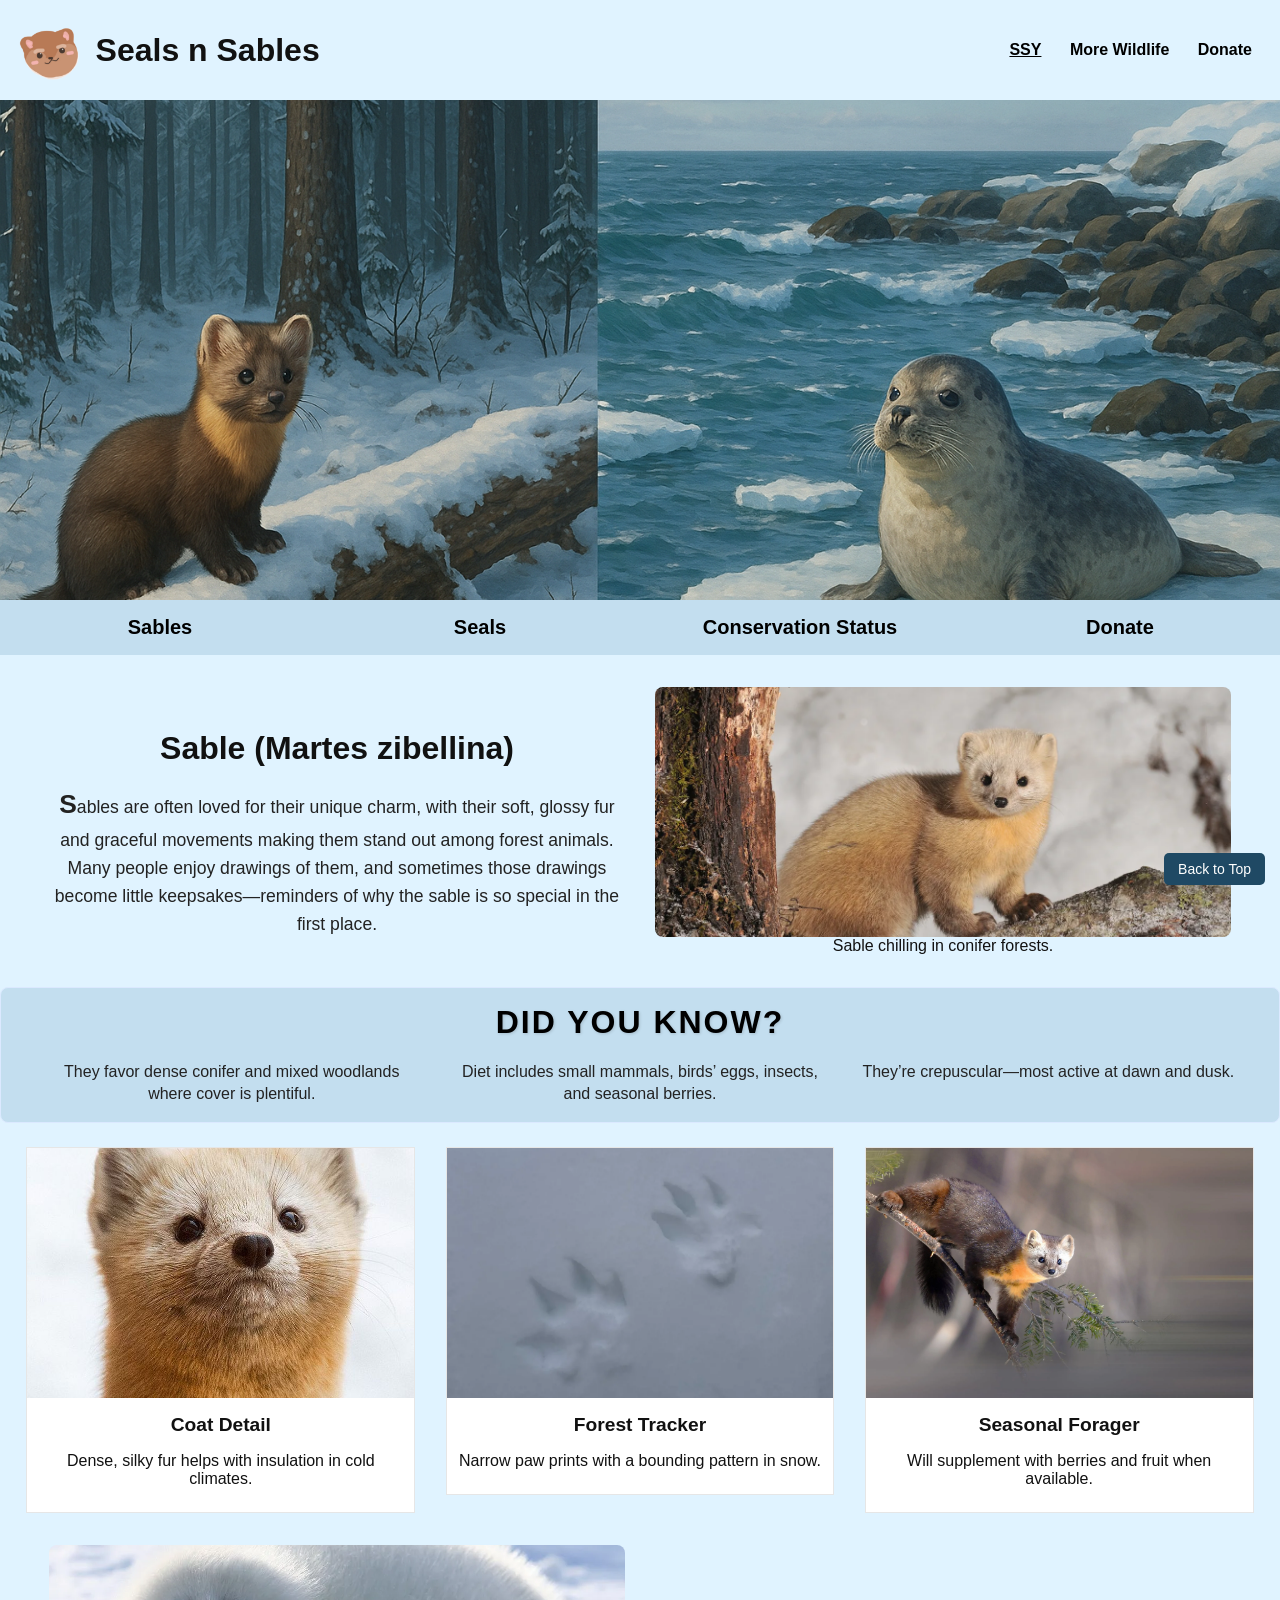
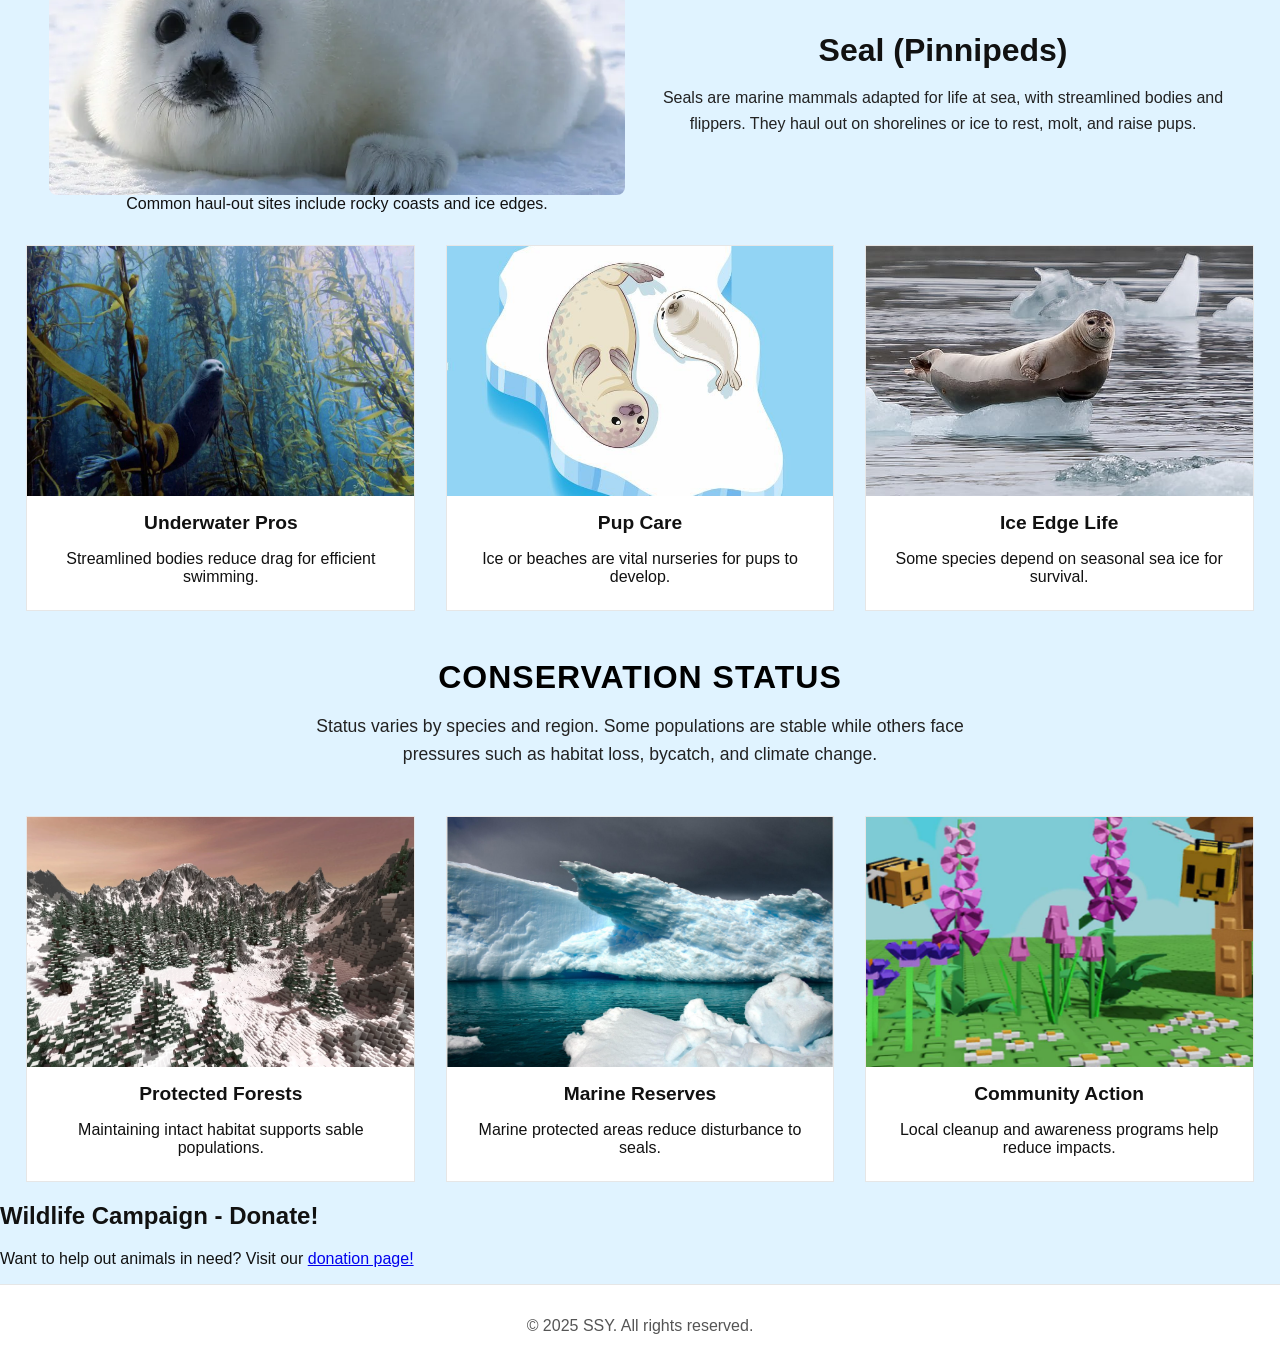
<file: index.html>
<!DOCTYPE html>
<html lang="en">

<head>
  <meta charset="utf-8">
  <title> SSY - Seals n Sables </title>
  <meta name="description" content="The lore of seals and sables.">
  <meta name="author" content="Chris & Joaquin">

  <!-- main site css -->
  <link rel="stylesheet" href="style.css">
</head>

<body>

  <!-- this is the top global navigation -->
  <header id="top">
    <div class="branding">
      <h1>
        <img src="images/sablelogo.png" alt="SSY logo" class="logo">
        Seals n Sables
      </h1>
    </div>

    <nav>
      <ul>
        <li><a href="index.html">SSY</a></li>
        <li><a href="environments.html">More Wildlife</a></li>
        <li><a href="donate.html">Donate</a></li>
      </ul>
    </nav>
  </header>

  <!-- picture below very top main header-->
  <figure id="sableandseal">
    <img src="images/chatgptssy.png" alt="pic stretching across screen like the gorilla wwf">
  </figure>

  <!-- sub navigation header below the picture-->
  <nav class="subnav">
    <ul>
      <li> <a href="#sable"> Sables </a> </li>
      <li> <a href="#seal-section"> Seals </a> </li>
      <li> <a href="#conservation-status"> Conservation Status </a> </li>
      <li> <a href="#donate"> Donate </a> </li>
    </ul>
  </nav>

  <main>
    <!-- SABLES -->
    <article id="sable" class="section">
      <div class="sable-section">
        <div class="sable-text">
          <h2>Sable (Martes zibellina)</h2>
          <p>
            Sables are often loved for their unique charm, with their soft, glossy fur and graceful movements making them stand out among forest animals. 
            Many people enjoy drawings of them, and sometimes those drawings become little keepsakes—reminders of why the sable is so special in the first place.
          </p>
        </div>

        <figure class="sable-image">
          <img src="images/sable-forest.jpg" alt="Sable in conifer forest" />
          <figcaption>Sable chilling in conifer forests.</figcaption>
        </figure>
      </div>

      <div class="fun-facts">
        <h3>Did you know?</h3>
        <ul>
          <li>They favor dense conifer and mixed woodlands where cover is plentiful.</li>
          <li>Diet includes small mammals, birds’ eggs, insects, and seasonal berries.</li>
          <li>They’re crepuscular—most active at dawn and dusk.</li>
        </ul>
      </div>

      <div class="gallery">
        <div class="card">
          <figure><img src="images/sable-closeup.jpg" alt="Sable close-up" /></figure>
          <div class="card-body">
            <h3>Coat Detail</h3>
            <p>Dense, silky fur helps with insulation in cold climates.</p>
          </div>
        </div>
        <div class="card">
          <figure><img src="images/sable-tracks.jpg" alt="Sable tracks in snow" /></figure>
          <div class="card-body">
            <h3>Forest Tracker</h3>
            <p>Narrow paw prints with a bounding pattern in snow.</p>
          </div>
        </div>
        <div class="card">
          <figure><img src="images/sable-berries.jpg" alt="Sable foraging berries" /></figure>
          <div class="card-body">
            <h3>Seasonal Forager</h3>
            <p>Will supplement with berries and fruit when available.</p>
          </div>
        </div>
      </div>
    </article>

    <!-- SEALS -->
    <article id="seal-section" class="section">
      <div class="seal-section">
        <figure class="seal-image">
          <img src="images/seal-rocks.jpg" alt="Seal on coastal rocks" />
          <figcaption>Common haul-out sites include rocky coasts and ice edges.</figcaption>
        </figure>

        <div class="seal-text">
          <h2>Seal (Pinnipeds)</h2>
          <p>
            Seals are marine mammals adapted for life at sea, with streamlined bodies and flippers. 
            They haul out on shorelines or ice to rest, molt, and raise pups.
          </p>
        </div>
      </div>

      <div class="gallery">
        <div class="card">
          <figure><img src="images/seal-swim.jpg" alt="Seal underwater" /></figure>
          <div class="card-body">
            <h3>Underwater Pros</h3>
            <p>Streamlined bodies reduce drag for efficient swimming.</p>
          </div>
        </div>
        <div class="card">
          <figure><img src="images/seal-pup.jpg" alt="Seal pup" class="seal-pup-img" /></figure>
          <div class="card-body">
            <h3>Pup Care</h3>
            <p>Ice or beaches are vital nurseries for pups to develop.</p>
          </div>
        </div>
        <div class="card">
          <figure><img src="images/seal-ice.jpg" alt="Seal on sea ice" /></figure>
          <div class="card-body">
            <h3>Ice Edge Life</h3>
            <p>Some species depend on seasonal sea ice for survival.</p>
          </div>
        </div>
      </div>
    </article>

    <!-- CONSERVATION STATUS -->
    <section id="conservation-status" class="section">
      <h2>Conservation Status</h2>
      <p>
        Status varies by species and region. Some populations are stable while others face pressures such as habitat loss, bycatch, and climate change.
      </p>
    </section>

    <div class="gallery">
      <div class="card">
        <figure><img src="images/conservation-forest.jpg" alt="Protected forest area" /></figure>
        <div class="card-body">
          <h3>Protected Forests</h3>
          <p>Maintaining intact habitat supports sable populations.</p>
        </div>
      </div>
      <div class="card">
        <figure><img src="images/conservation-coast.jpg" alt="Marine protected area sign" /></figure>
        <div class="card-body">
          <h3>Marine Reserves</h3>
          <p>Marine protected areas reduce disturbance to seals.</p>
        </div>
      </div>
      <div class="card">
        <figure><img src="images/conservation-community.jpg" alt="Community cleanup" /></figure>
        <div class="card-body">
          <h3>Community Action</h3>
          <p>Local cleanup and awareness programs help reduce impacts.</p>
        </div>
      </div>
    </div>

    <!-- Wildlife Campaign -->
    <section id="donate" class="section">
      <h2>Wildlife Campaign - Donate! </h2>
     <p>Want to help out animals in need? Visit our <a href="donate.html">donation page!</a></p>
    </section>
  </main>

  <a href="#top" class="back-to-top">Back to Top</a>

  <footer>
    <p>&copy; 2025 SSY. <span class="muted">All rights reserved.</span></p>
  </footer>
</body>
</html>
</file>
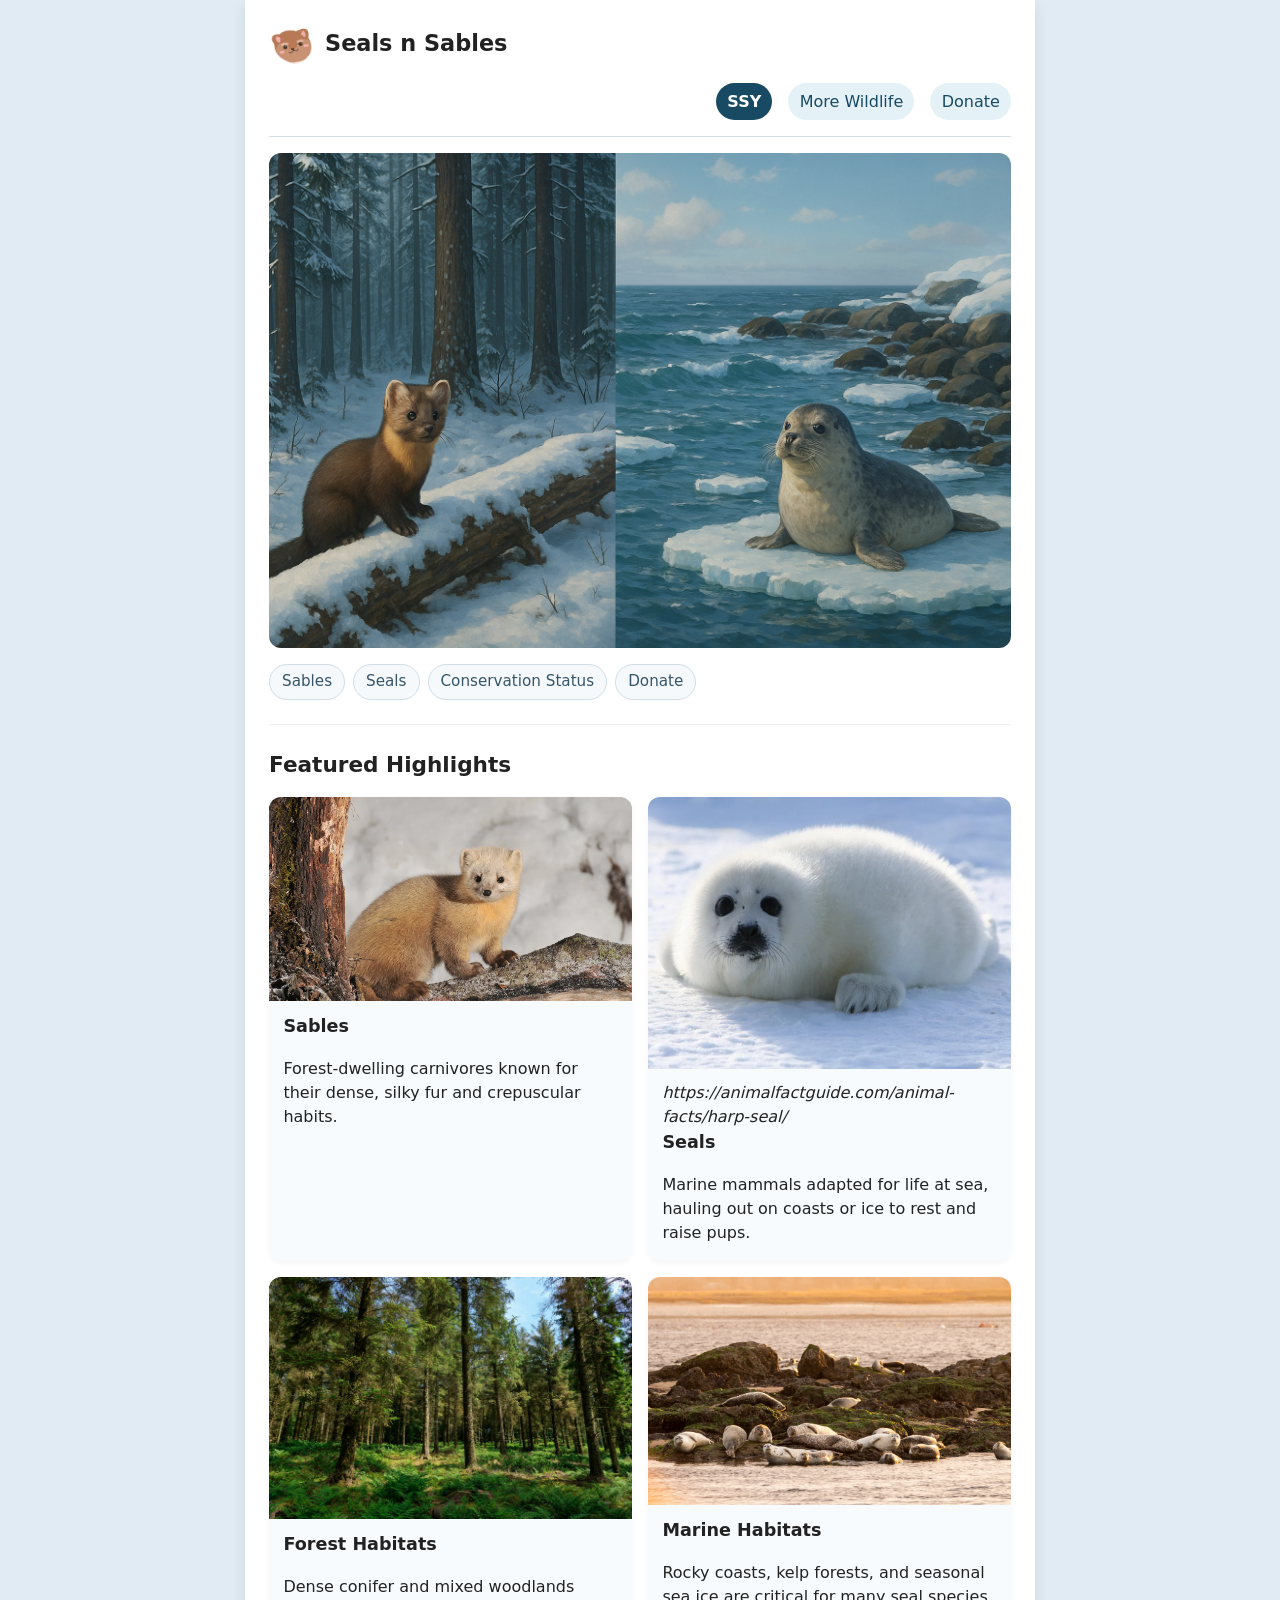
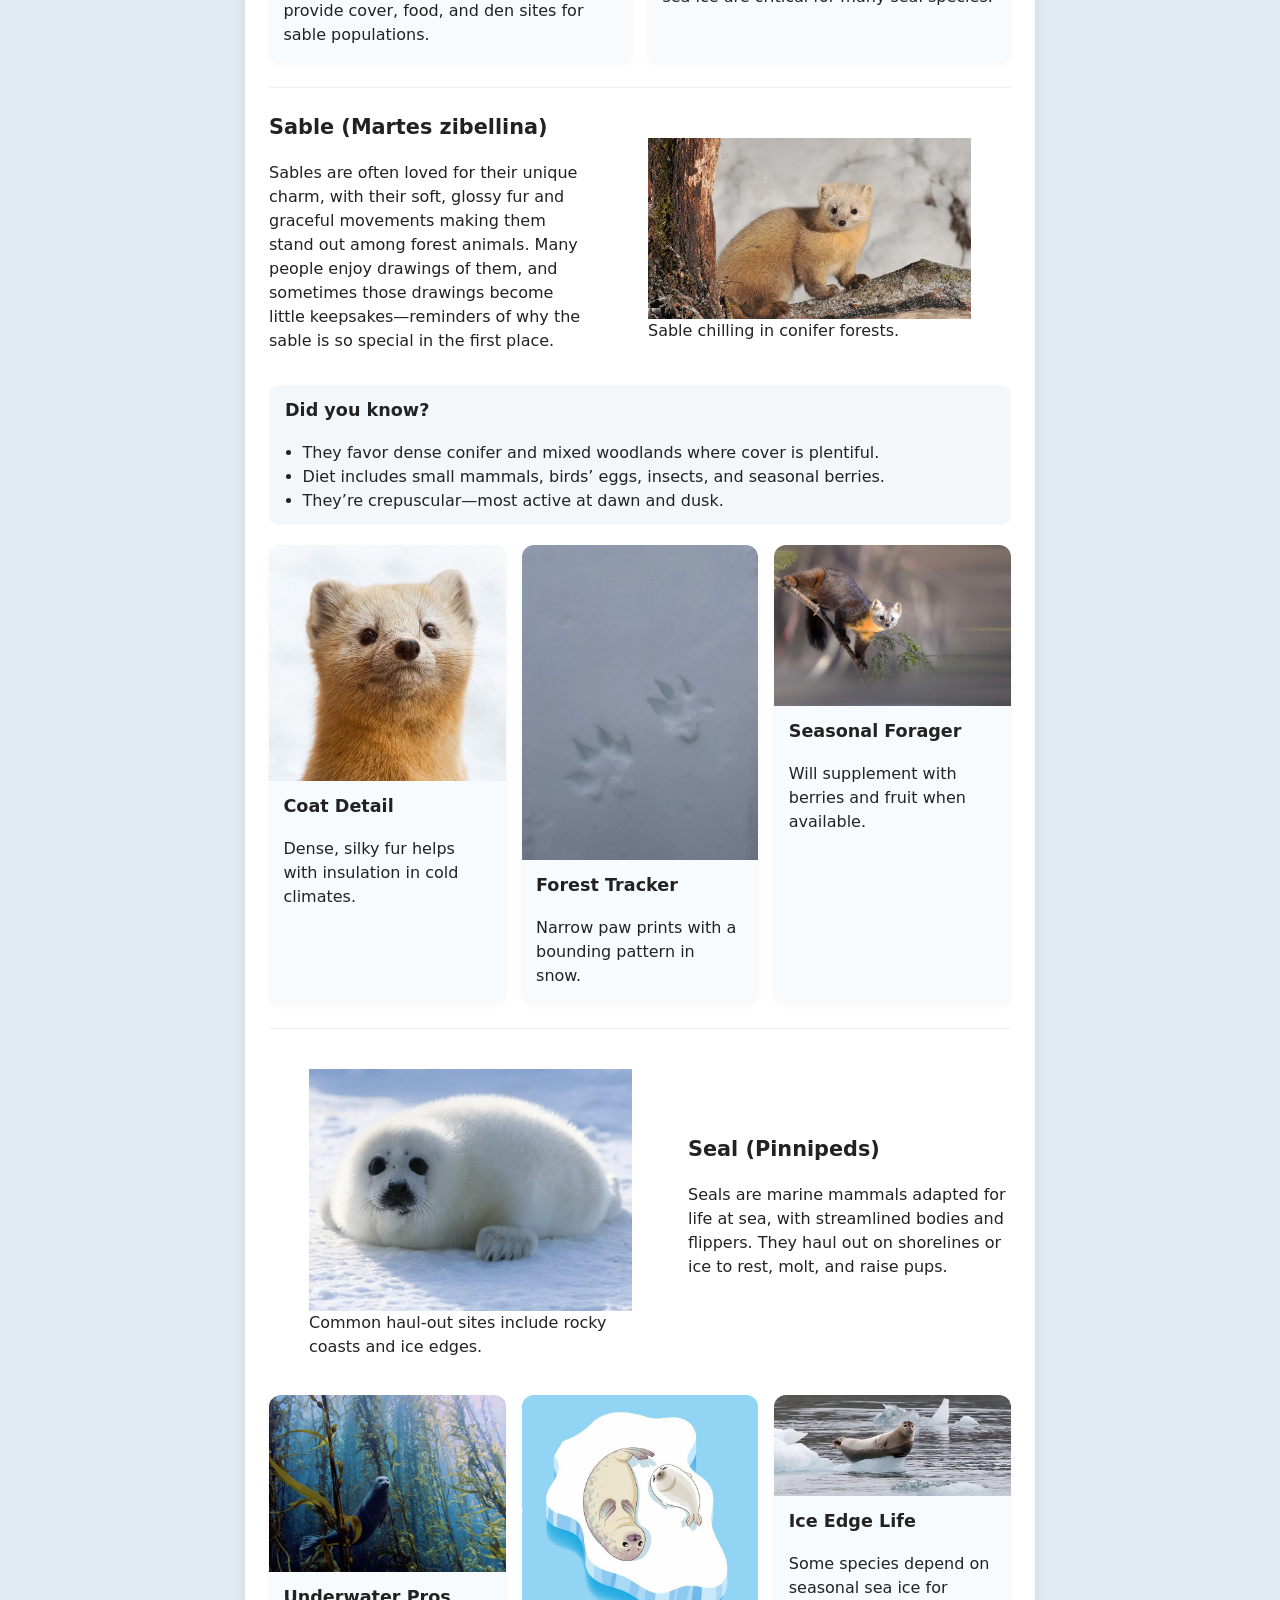
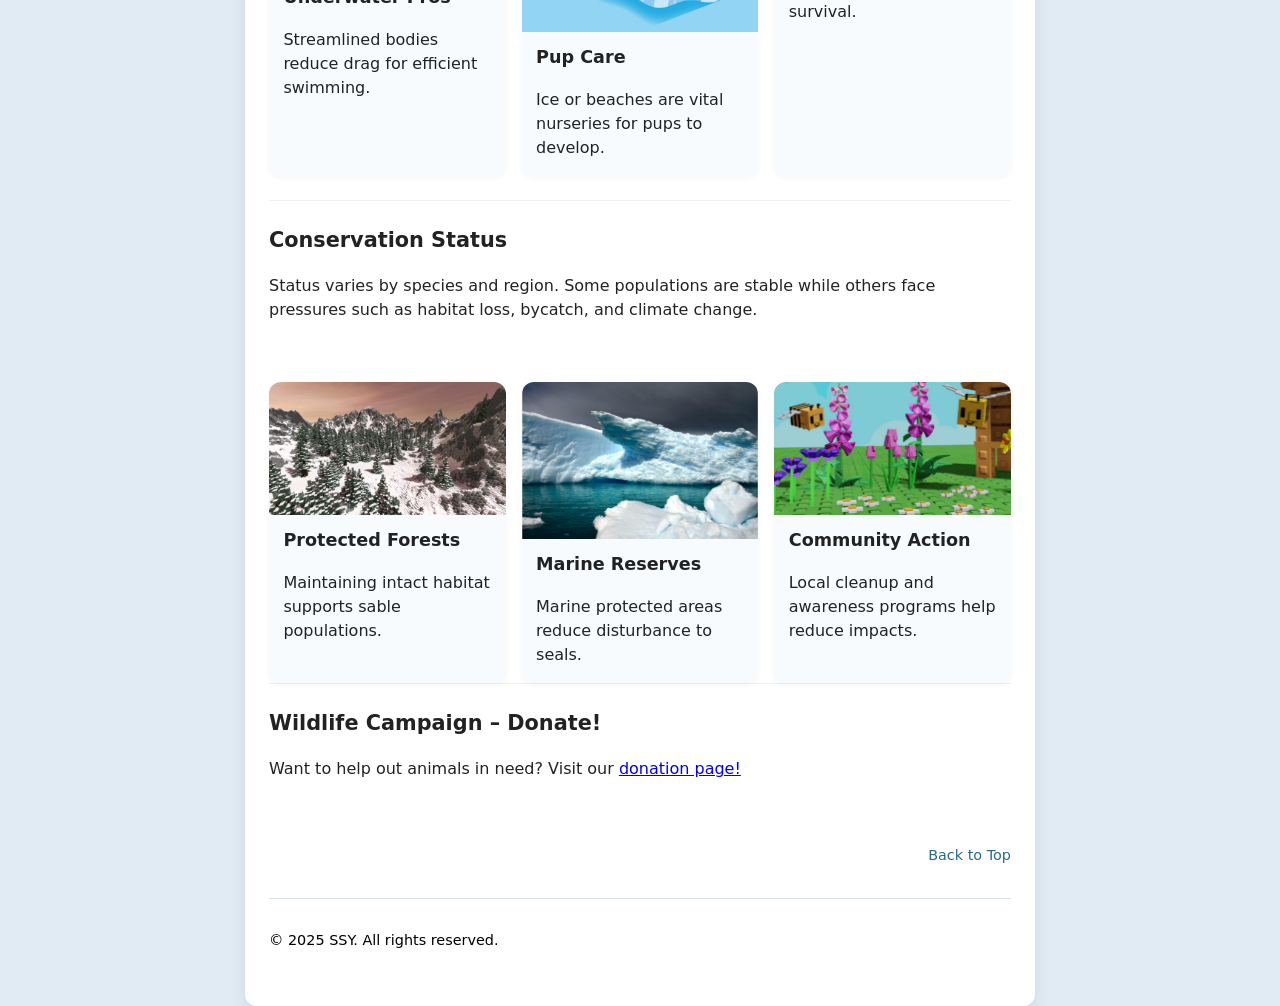
<file: Assignment 1 - Joaquin S & Christoper L/index.html>
<!DOCTYPE html>
<html lang="en">
<head>
  <meta charset="utf-8">
  <title>SSY - Seals n Sables</title>
  <meta name="description" content="The lore of seals and sables.">
  <meta name="author" content="Chris & Joaquin">

  <meta name="viewport" content="width=device-width, initial-scale=1.0">

    <link rel="stylesheet" href="normalize.css">

  <link rel="stylesheet" href="style.css">
</head>
<body>
 
  <a class="skip-link" href="#main">Skip to main content</a>

  <!-- Page wrapper that becomes 790px wide on large screens -->
  <div class="page">
    <!-- Global header / navigation -->
    <header id="top" class="site-header">
      <div class="branding">
        <h1 class="site-title">
          <img src="images/sablelogo.png" alt="SSY logo" class="logo">
          Seals n Sables
        </h1>
      </div>
      <nav class="primary-nav" aria-label="Primary">
        <ul>
          <li><a href="index.html" aria-current="page">SSY</a></li>
          <li><a href="environments.html">More Wildlife</a></li>
          <li><a href="donate.html">Donate</a></li>
        </ul>
      </nav>
    </header>

    <!-- Hero image below the header -->
    <figure id="sableandseal" class="hero">
      <img src="images/chatgptssy.png" alt="Illustration of sable and seal across the top banner">
    </figure>

    <!-- Sub navigation for this page -->
    <nav class="subnav" aria-label="On this page">
      <ul>
        <li><a href="#sable">Sables</a></li>
        <li><a href="#seal-section">Seals</a></li>
        <li><a href="#conservation-status">Conservation Status</a></li>
        <li><a href="#donate">Donate</a></li>
      </ul>
    </nav>

    <!-- middle featured grid (2×2 at medium width) -->
    <section class="section feature-grid" aria-label="Featured highlights">
      <h2 class="section-title">Featured Highlights</h2>
      <div class="grid">
        <article class="card">
          <figure>
            <img src="images/sable-forest.jpg" alt="Sable in conifer forest">
          </figure>
          <div class="card-body">
            <h3>Sables</h3>
            <p>Forest-dwelling carnivores known for their dense, silky fur and crepuscular habits.</p>
          </div>
        </article>

        <article class="card">
          <figure>
            <img src="images/seal-rocks.jpg" alt="Seal resting on coastal rocks">
          </figure>
          <div class="card-body">
            <cite> https://animalfactguide.com/animal-facts/harp-seal/ </cite>
            <h3>Seals</h3>
            <p>Marine mammals adapted for life at sea, hauling out on coasts or ice to rest and raise pups.</p>
          </div>
        </article>

        <article class="card">
          <figure>
            <img src="images/sable-habitat.jpg" alt="Conifer forest habitat">
          </figure>
          <div class="card-body">
            <h3>Forest Habitats</h3>
            <p>Dense conifer and mixed woodlands provide cover, food, and den sites for sable populations.</p>
          </div>
        </article>

        <article class="card">
          <figure>
            <img src="images/seal-enviornment.jpg" alt="Coastal and sea-ice environment">
          </figure>
          <div class="card-body">
            <h3>Marine Habitats</h3>
            <p>Rocky coasts, kelp forests, and seasonal sea ice are critical for many seal species.</p>
          </div>
        </article>
      </div>
    </section>

    <!-- Main content -->
    <main id="main">
      <!-- SABLES -->
      <article id="sable" class="section">
        <div class="sable-section side-by-side">
          <div class="sable-text">
            <h2>Sable (Martes zibellina)</h2>
            <p>
              Sables are often loved for their unique charm, with their soft, glossy fur and graceful movements making them stand out among forest animals. 
              Many people enjoy drawings of them, and sometimes those drawings become little keepsakes—reminders of why the sable is so special in the first place.
            </p>
          </div>
          <figure class="sable-image">
            <img src="images/sable-forest.jpg" alt="Sable in conifer forest">
            <figcaption>Sable chilling in conifer forests.</figcaption>
          </figure>
        </div>

        <div class="fun-facts">
          <h3>Did you know?</h3>
          <ul>
            <li>They favor dense conifer and mixed woodlands where cover is plentiful.</li>
            <li>Diet includes small mammals, birds’ eggs, insects, and seasonal berries.</li>
            <li>They’re crepuscular—most active at dawn and dusk.</li>
          </ul>
        </div>

        <div class="gallery">
          <article class="card">
            <figure><img src="images/sable-closeup.jpg" alt="Sable close-up"></figure>
            <div class="card-body">
              <h3>Coat Detail</h3>
              <p>Dense, silky fur helps with insulation in cold climates.</p>
            </div>
          </article>
          <article class="card">
            <figure><img src="images/sable-tracks.jpg" alt="Sable tracks in snow"></figure>
            <div class="card-body">
              <h3>Forest Tracker</h3>
              <p>Narrow paw prints with a bounding pattern in snow.</p>
            </div>
          </article>
          <article class="card">
            <figure><img src="images/sable-berries.jpg" alt="Sable foraging berries"></figure>
            <div class="card-body">
              <h3>Seasonal Forager</h3>
              <p>Will supplement with berries and fruit when available.</p>
            </div>
          </article>
        </div>
      </article>

      <!-- SEALS -->
      <article id="seal-section" class="section">
        <div class="seal-section side-by-side">
          <figure class="seal-image">
            <img src="images/seal-rocks.jpg" alt="Seal on coastal rocks">
            <figcaption>Common haul-out sites include rocky coasts and ice edges.</figcaption>
          </figure>
          <div class="seal-text">
            <h2>Seal (Pinnipeds)</h2>
            <p>
              Seals are marine mammals adapted for life at sea, with streamlined bodies and flippers. 
              They haul out on shorelines or ice to rest, molt, and raise pups.
            </p>
          </div>
        </div>

        <div class="gallery">
          <article class="card">
            <figure><img src="images/seal-swim.jpg" alt="Seal underwater"></figure>
            <div class="card-body">
              <h3>Underwater Pros</h3>
              <p>Streamlined bodies reduce drag for efficient swimming.</p>
            </div>
          </article>
          <article class="card">
            <figure><img src="images/seal-pup.jpg" alt="Seal pup" class="seal-pup-img"></figure>
            <div class="card-body">
              <h3>Pup Care</h3>
              <p>Ice or beaches are vital nurseries for pups to develop.</p>
            </div>
          </article>
          <article class="card">
            <figure><img src="images/seal-ice.jpg" alt="Seal on sea ice"></figure>
            <div class="card-body">
              <h3>Ice Edge Life</h3>
              <p>Some species depend on seasonal sea ice for survival.</p>
            </div>
          </article>
        </div>
      </article>

      <!-- CONSERVATION STATUS -->
      <section id="conservation-status" class="section">
        <h2>Conservation Status</h2>
        <p>
          Status varies by species and region. Some populations are stable while others face pressures such as habitat loss, bycatch, and climate change.
        </p>
      </section>

      <div class="gallery">
        <article class="card">
          <figure><img src="images/conservation-forest.jpg" alt="Protected forest area"></figure>
          <div class="card-body">
            <h3>Protected Forests</h3>
            <p>Maintaining intact habitat supports sable populations.</p>
          </div>
        </article>
        <article class="card">
          <figure><img src="images/conservation-coast.jpg" alt="Marine protected area sign"></figure>
          <div class="card-body">
            <h3>Marine Reserves</h3>
            <p>Marine protected areas reduce disturbance to seals.</p>
          </div>
        </article>
        <article class="card">
          <figure><img src="images/conservation-community.jpg" alt="Community cleanup"></figure>
          <div class="card-body">
            <h3>Community Action</h3>
            <p>Local cleanup and awareness programs help reduce impacts.</p>
          </div>
        </article>
      </div>

      <!-- Wildlife Campaign -->
      <section id="donate" class="section">
        <h2>Wildlife Campaign – Donate!</h2>
        <p>Want to help out animals in need? Visit our <a href="donate.html">donation page!</a></p>
      </section>
    </main>

    <a href="#top" class="back-to-top">Back to Top</a>

    <footer class="site-footer">
      <p>&copy; 2025 SSY. <span class="muted">All rights reserved.</span></p>
    </footer>
  </div>
</body>
</html>
</file>
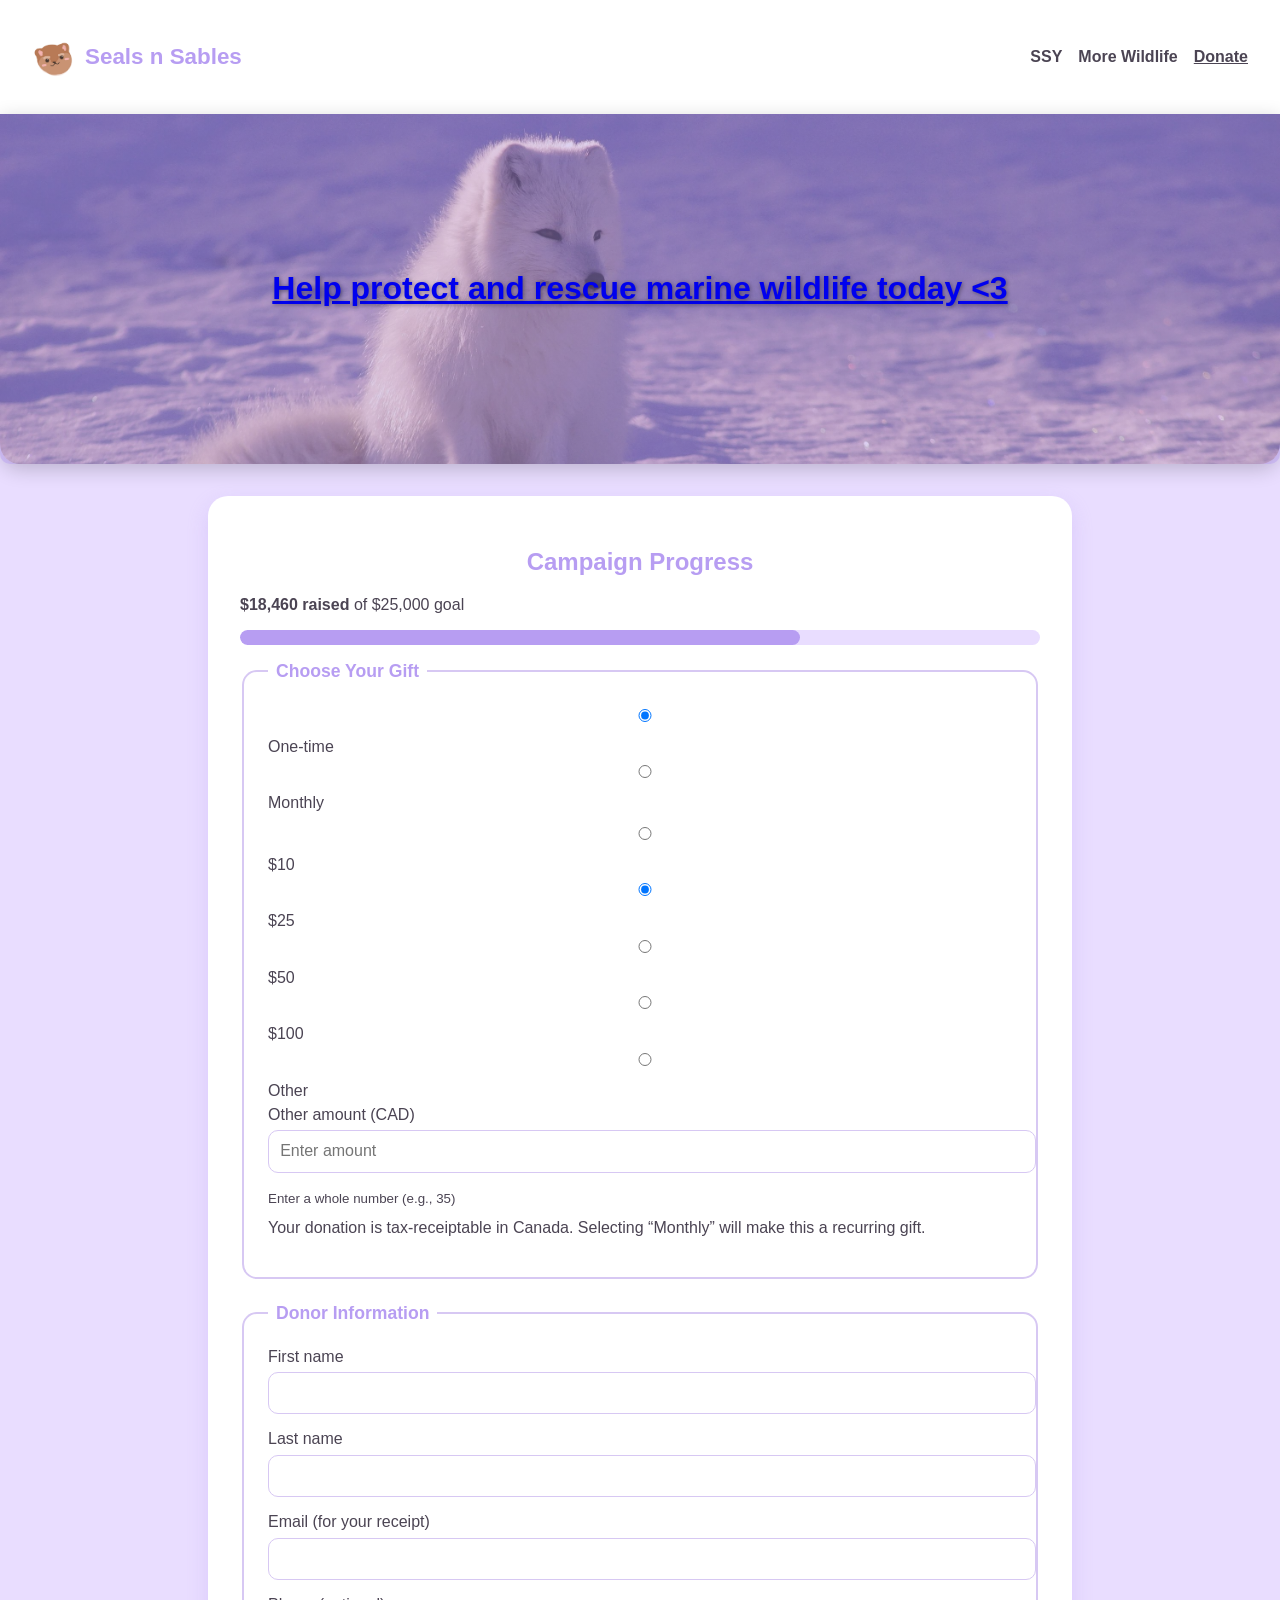
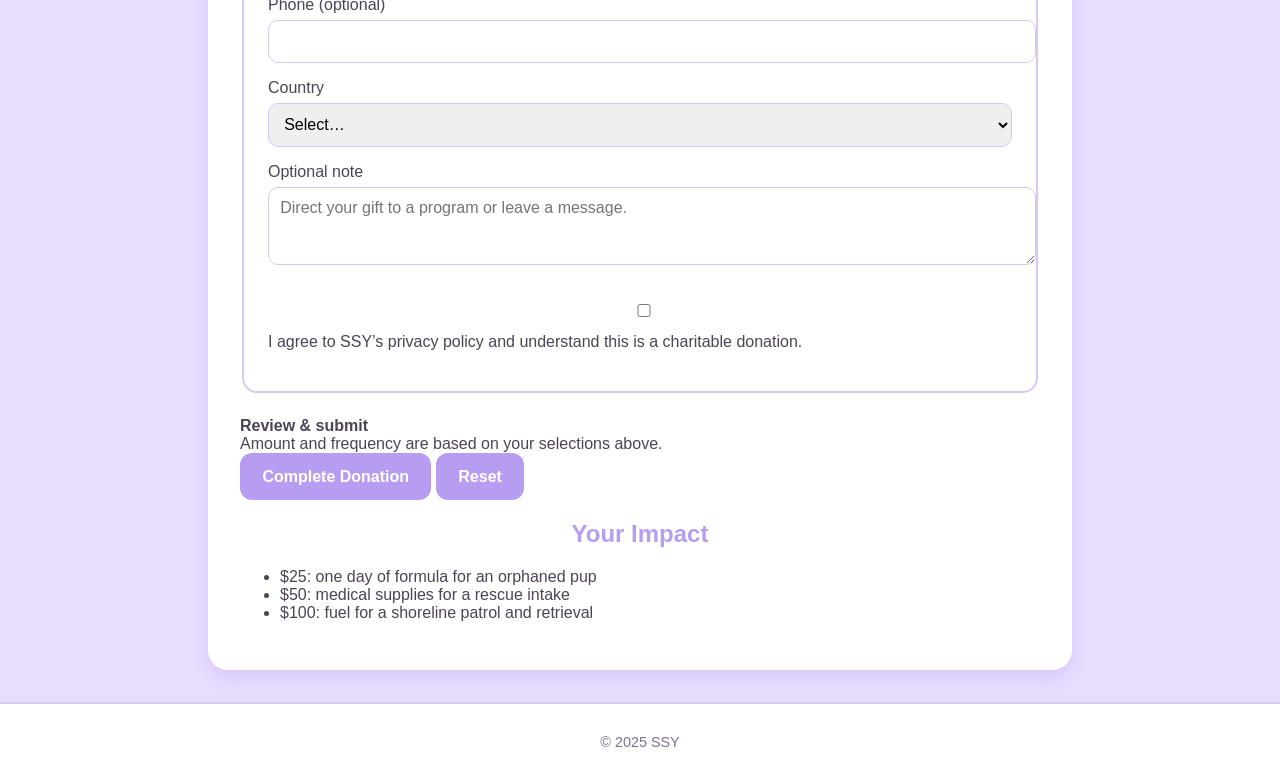
<file: contacts.html>
<!DOCTYPE html>
<html lang="en">
<head>
  <meta charset="UTF-8">
  <title>SSY – Contact</title>
  <meta name="description" content="Contact SSY.">
  <meta name="author" content="Chris & Joaquin">
  <link rel="stylesheet" href="contactscss.css">
</head>

<body>
  <!-- Header / global nav -->
  <header id="top">
    <div class="branding">
      <h1>
        <img src="images/sablelogo.png" alt="SSY logo" class="logo" />
        Seals n Sables
      </h1>
    </div>
    <nav aria-label="Primary">
      <ul>
        <li><a href="index.html">SSY</a></li>
        <li><a href="environments.html">More Wildlife</a></li>
        <li><a href="donate.html">Donate</a></li>
      </ul>
    </nav>
  </header>

  <!-- Hero -->
  <section class="hero">
  <div class="hero-text">
    <h2><a href="#donate-form">Help protect and rescue marine wildlife today <3 </a></h2>
  </div>
</section>

  <main class="wrap">
    <!-- Goal (static demo values; adjust text and .bar width as needed) -->
    <section aria-labelledby="progress">
      <h2 id="progress">Campaign Progress</h2>
      <p class="goal-head">
        <strong>$18,460 raised</strong>
        <span class="note">of $25,000 goal</span>
      </p>
      <div class="progress" role="img" aria-label="74% of goal reached">
        <div class="bar"></div>
      </div>
    </section>

    <!-- Donation Form (HTML only) -->
    <form id="donate-form" method="post" action="https://example.com/process-donation">
      <fieldset>
        <legend>Choose Your Gift</legend>

        <!-- Frequency (radios) -->
        <div class="toggles" role="radiogroup" aria-label="Donation frequency">
          <label class="toggle">
            <input type="radio" name="frequency" value="once" checked />
            One-time
          </label>
          <label class="toggle">
            <input type="radio" name="frequency" value="monthly" />
            Monthly
          </label>
        </div>

        <!-- Amount options (radios) -->
        <div class="amounts" style="margin-top:.75rem">
          <label class="chip">
            <input type="radio" name="amount" value="10" />
            $10
          </label>
          <label class="chip">
            <input type="radio" name="amount" value="25" checked />
            $25
          </label>
          <label class="chip">
            <input type="radio" name="amount" value="50" />
            $50
          </label>
          <label class="chip">
            <input type="radio" name="amount" value="100" />
            $100
          </label>
          <!-- The "Other" radio must come BEFORE the .other-wrap for the CSS reveal to work -->
          <label class="chip">
            <input type="radio" id="amountOther" name="amount" value="other" />
            Other
          </label>

          <!-- Revealed only when “Other” is selected (CSS sibling selector) -->
          <div class="other-wrap">
            <label for="otherAmount">Other amount (CAD)</label>
            <input type="number" id="otherAmount" name="other_amount" min="1" step="1" placeholder="Enter amount" />
            <small class="help">Enter a whole number (e.g., 35)</small>
          </div>
        </div>

        <!-- Human-readable summary (static text without JS) -->
        <p class="note" style="margin-top:.75rem">
          Your donation is tax-receiptable in Canada. Selecting “Monthly” will make this a recurring gift.
        </p>
      </fieldset>

      <fieldset>
        <legend>Donor Information</legend>

        <div class="inline">
          <div>
            <label for="fname">First name</label>
            <input type="text" id="fname" name="first_name" required />
          </div>
          <div>
            <label for="lname">Last name</label>
            <input type="text" id="lname" name="last_name" required />
          </div>
        </div>

        <div class="inline">
          <div>
            <label for="email">Email (for your receipt)</label>
            <input type="email" id="email" name="email" required />
          </div>
          <div>
            <label for="phone">Phone (optional)</label>
            <input type="tel" id="phone" name="phone" />
          </div>
        </div>

        <div class="inline">
          <div>
            <label for="country">Country</label>
            <select id="country" name="country" required>
              <option value="">Select…</option>
              <option value="CA">Canada</option>
              <option value="US">United States</option>
              <option value="OTHER">Other</option>
            </select>
          </div>
          <div>
            <label for="note">Optional note</label>
            <textarea id="note" name="note" rows="3" placeholder="Direct your gift to a program or leave a message."></textarea>
          </div>
        </div>

        <p class="inline">
          <label>
            <input type="checkbox" name="consent" required />
            I agree to SSY’s privacy policy and understand this is a charitable donation.
          </label>
        </p>
      </fieldset>

      <div class="summary" aria-live="polite">
        <div>
          <strong>Review & submit</strong>
          <div class="note">Amount and frequency are based on your selections above.</div>
        </div>
        <div>
          <button class="btn" type="submit">Complete Donation</button>
          <button class="btn secondary" type="reset">Reset</button>
        </div>
      </div>
    </form>

    <section aria-labelledby="impact">
      <h2 id="impact">Your Impact</h2>
      <ul>
        <li>$25: one day of formula for an orphaned pup</li>
        <li>$50: medical supplies for a rescue intake</li>
        <li>$100: fuel for a shoreline patrol and retrieval</li>
      </ul>
    </section>
  </main>

  <footer>
    <p>&copy; 2025 SSY</p>
  </footer>
</body>
</html>
</file>
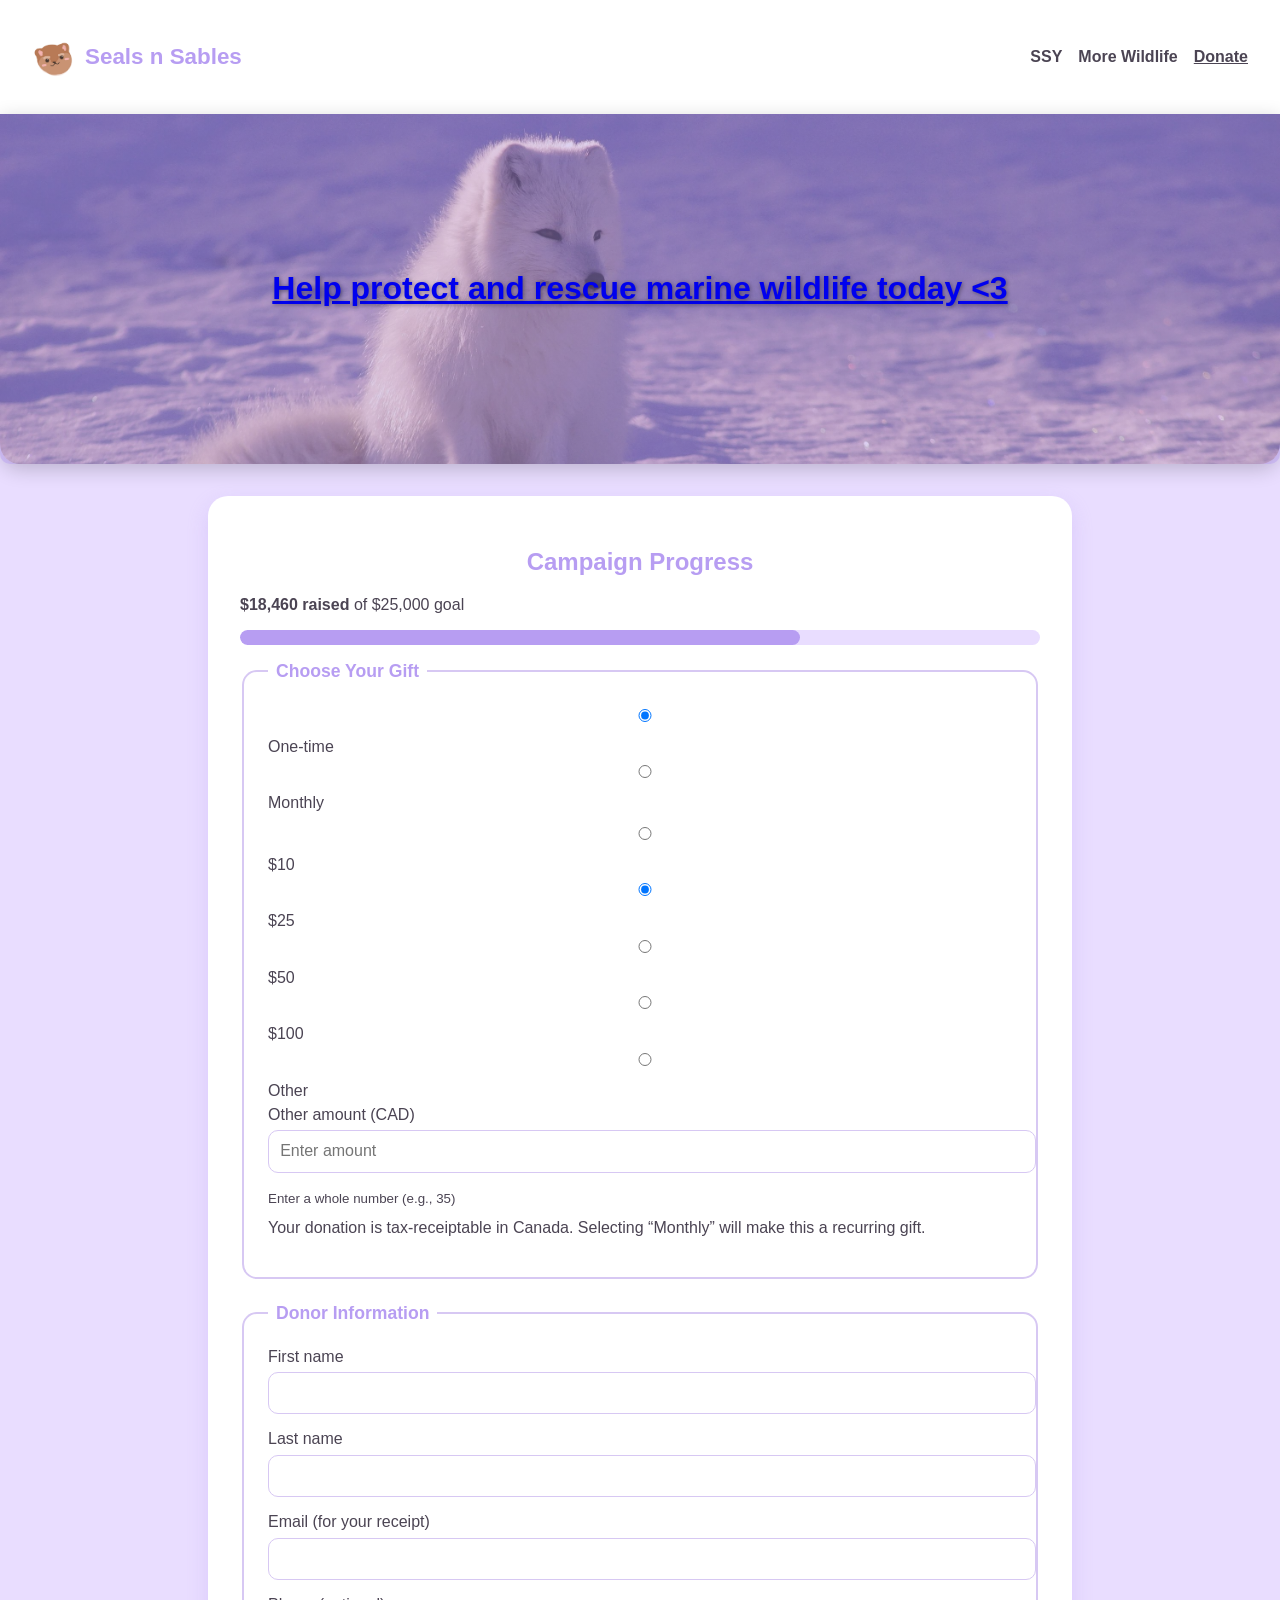
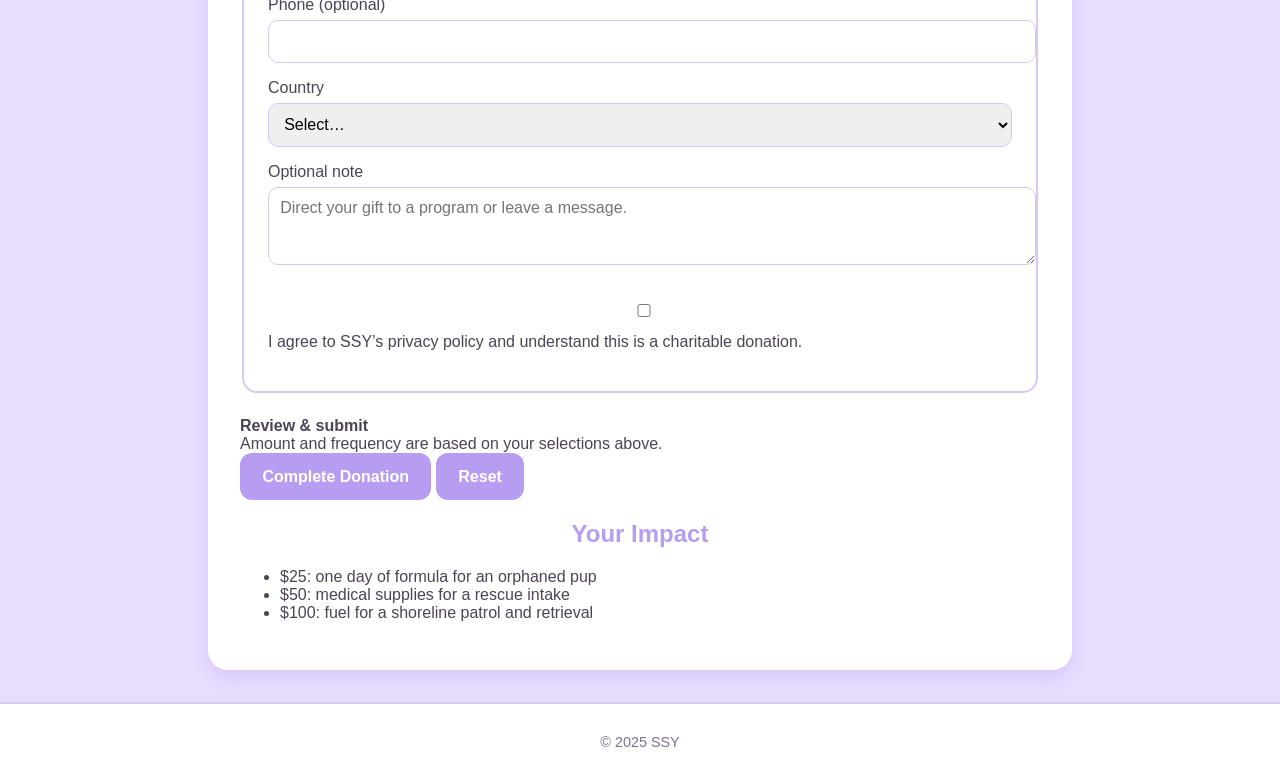
<file: donate.html>
<!DOCTYPE html>
<html lang="en">
<head>
  <meta charset="UTF-8">
  <title>SSY – Contact</title>
  <meta name="description" content="Contact SSY.">
  <meta name="author" content="Chris & Joaquin">
  <link rel="stylesheet" href="contactscss.css">
</head>

<body>
  <!-- Header / global nav -->
  <header id="top">
    <div class="branding">
      <h1>
        <img src="images/sablelogo.png" alt="SSY logo" class="logo" />
        Seals n Sables
      </h1>
    </div>
    <nav aria-label="Primary">
      <ul>
        <li><a href="index.html">SSY</a></li>
        <li><a href="environments.html">More Wildlife</a></li>
        <li><a href="donate.html">Donate</a></li>
      </ul>
    </nav>
  </header>

  <!-- Hero -->
  <section class="hero">
  <div class="hero-text">
    <h2><a href="#donate-form">Help protect and rescue marine wildlife today &lt;3 </a></h2>
  </div>
</section>

  <main class="wrap">
    <!-- Goal (static demo values; adjust text and .bar width as needed) -->
    <section aria-labelledby="progress">
      <h2 id="progress">Campaign Progress</h2>
      <p class="goal-head">
        <strong>$18,460 raised</strong>
        <span class="note">of $25,000 goal</span>
      </p>
      <div class="progress" role="img" aria-label="74% of goal reached">
        <div class="bar"></div>
      </div>
    </section>

    <!-- Donation Form (HTML only) -->
    <form id="donate-form" method="post" action="https://example.com/process-donation">
      <fieldset>
        <legend>Choose Your Gift</legend>

        <!-- Frequency (radios) -->
        <div class="toggles" role="radiogroup" aria-label="Donation frequency">
          <label class="toggle">
            <input type="radio" name="frequency" value="once" checked />
            One-time
          </label>
          <label class="toggle">
            <input type="radio" name="frequency" value="monthly" />
            Monthly
          </label>
        </div>

        <!-- Amount options (radios) -->
        <div class="amounts" style="margin-top:.75rem">
          <label class="chip">
            <input type="radio" name="amount" value="10" />
            $10
          </label>
          <label class="chip">
            <input type="radio" name="amount" value="25" checked />
            $25
          </label>
          <label class="chip">
            <input type="radio" name="amount" value="50" />
            $50
          </label>
          <label class="chip">
            <input type="radio" name="amount" value="100" />
            $100
          </label>
          <!-- The "Other" radio must come BEFORE the .other-wrap for the CSS reveal to work -->
          <label class="chip">
            <input type="radio" id="amountOther" name="amount" value="other" />
            Other
          </label>

          <!-- Revealed only when “Other” is selected (CSS sibling selector) -->
          <div class="other-wrap">
            <label for="otherAmount">Other amount (CAD)</label>
            <input type="number" id="otherAmount" name="other_amount" min="1" step="1" placeholder="Enter amount" />
            <small class="help">Enter a whole number (e.g., 35)</small>
          </div>
        </div>

        <!-- Human-readable summary (static text without JS) -->
        <p class="note" style="margin-top:.75rem">
          Your donation is tax-receiptable in Canada. Selecting “Monthly” will make this a recurring gift.
        </p>
      </fieldset>

      <fieldset>
        <legend>Donor Information</legend>

        <div class="inline">
          <div>
            <label for="fname">First name</label>
            <input type="text" id="fname" name="first_name" required />
          </div>
          <div>
            <label for="lname">Last name</label>
            <input type="text" id="lname" name="last_name" required />
          </div>
        </div>

        <div class="inline">
          <div>
            <label for="email">Email (for your receipt)</label>
            <input type="email" id="email" name="email" required />
          </div>
          <div>
            <label for="phone">Phone (optional)</label>
            <input type="tel" id="phone" name="phone" />
          </div>
        </div>

        <div class="inline">
          <div>
            <label for="country">Country</label>
            <select id="country" name="country" required>
              <option value="">Select…</option>
              <option value="CA">Canada</option>
              <option value="US">United States</option>
              <option value="OTHER">Other</option>
            </select>
          </div>
          <div>
            <label for="note">Optional note</label>
            <textarea id="note" name="note" rows="3" placeholder="Direct your gift to a program or leave a message."></textarea>
          </div>
        </div>

        <p class="inline">
          <label>
            <input type="checkbox" name="consent" required />
            I agree to SSY’s privacy policy and understand this is a charitable donation.
          </label>
        </p>
      </fieldset>

      <div class="summary" aria-live="polite">
        <div>
          <strong>Review & submit</strong>
          <div class="note">Amount and frequency are based on your selections above.</div>
        </div>
        <div>
          <button class="btn" type="submit">Complete Donation</button>
          <button class="btn secondary" type="reset">Reset</button>
        </div>
      </div>
    </form>

    <section aria-labelledby="impact">
      <h2 id="impact">Your Impact</h2>
      <ul>
        <li>$25: one day of formula for an orphaned pup</li>
        <li>$50: medical supplies for a rescue intake</li>
        <li>$100: fuel for a shoreline patrol and retrieval</li>
      </ul>
    </section>
  </main>

  <footer>
    <p>&copy; 2025 SSY</p>
  </footer>
</body>
</html>
</file>
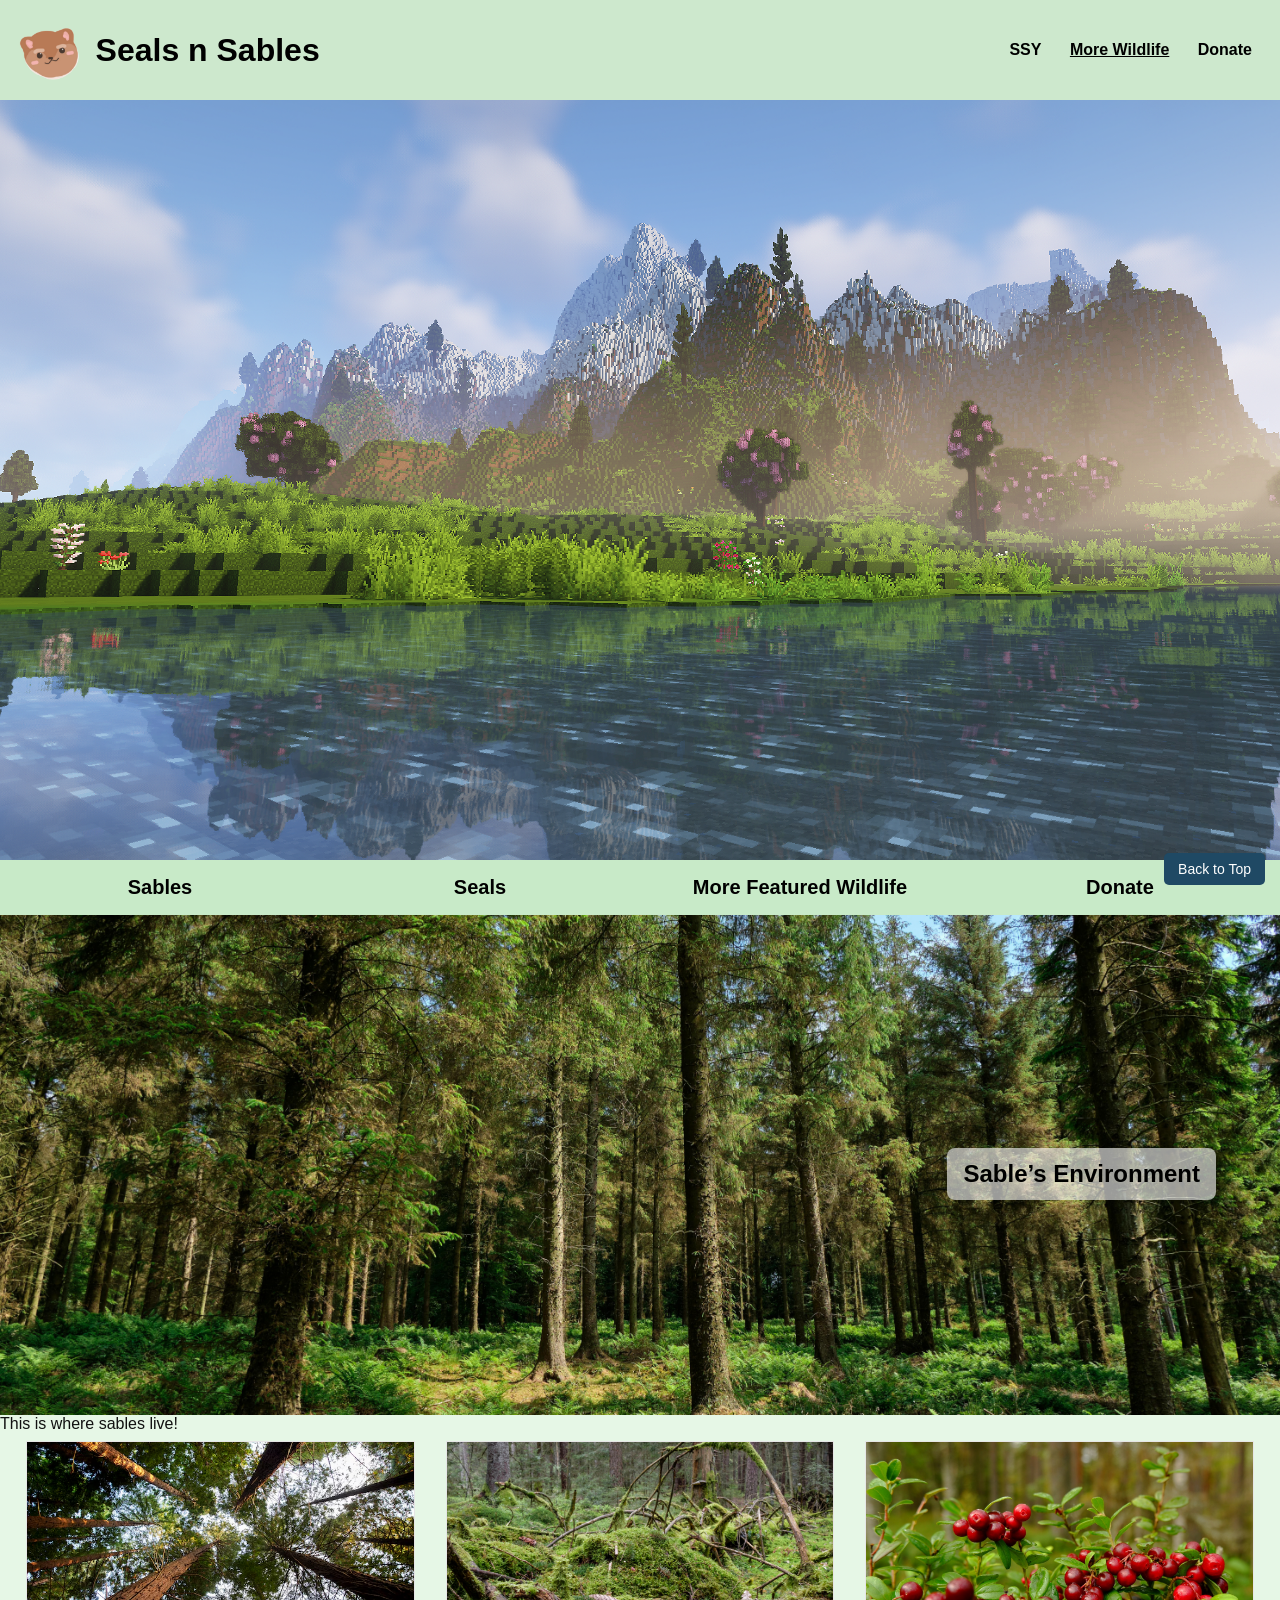
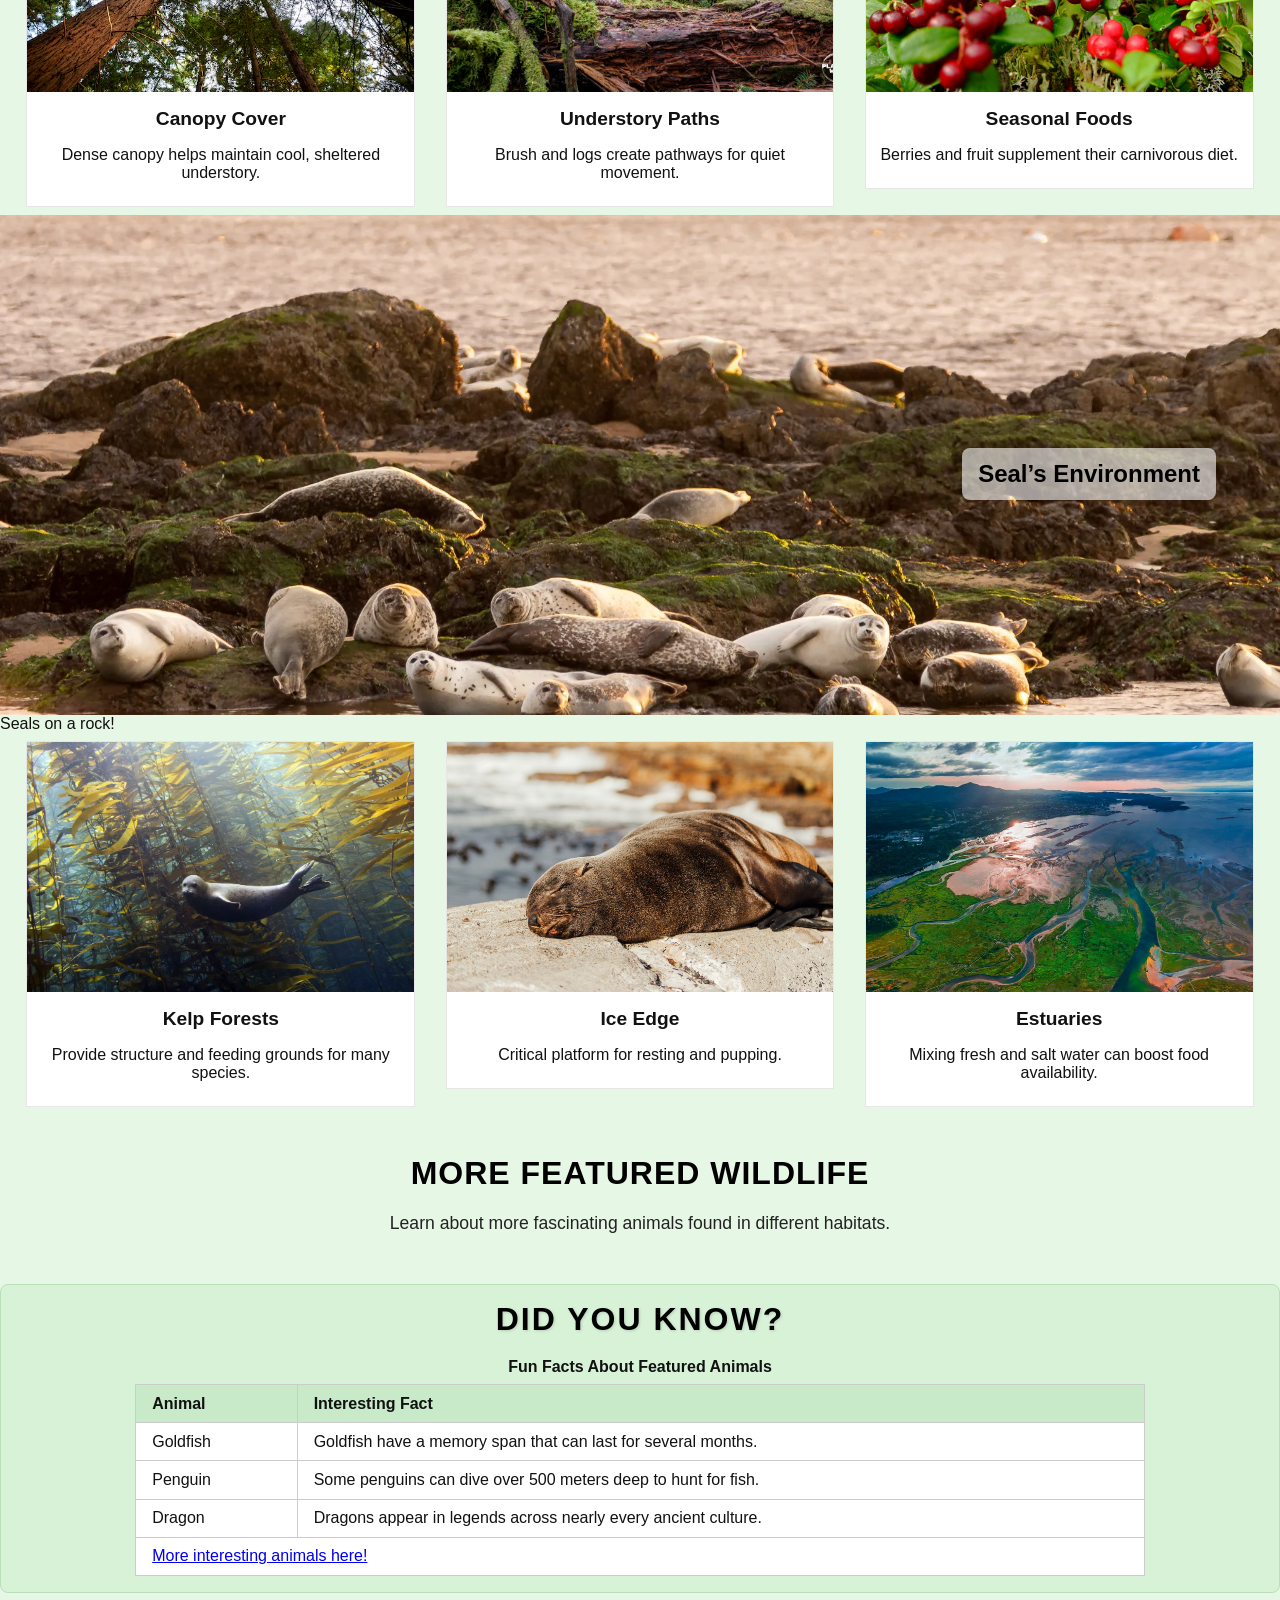
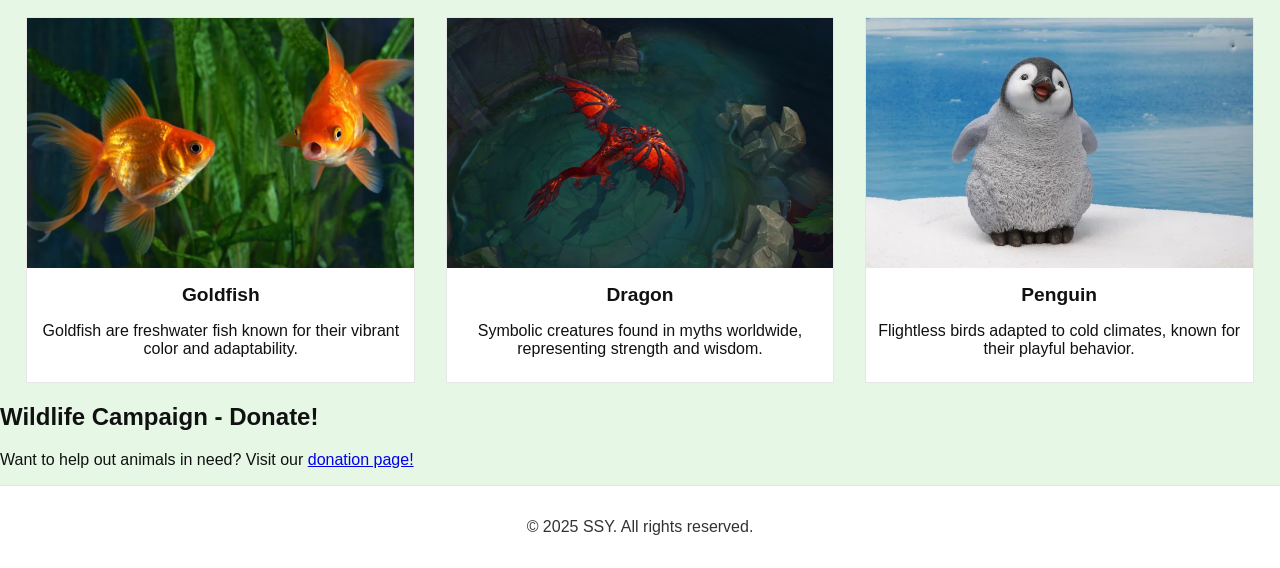
<file: environments.html>
<!DOCTYPE html>
<html lang="en">

<head>
  <meta charset="utf-8">
  <title> SSY - More Wildlife </title>
  <meta name="description" content="Habitats and environments for sables and seals.">
  <meta name="author" content="Chris & Joaquin">
  <link rel="stylesheet" href="style.css">
</head>

<body class="green-theme">

  <!-- top global navigation -->
  <header id="top">
    <div class="branding">
      <h1>
        <img src="images/sablelogo.png" alt="SSY logo" class="logo">
        Seals n Sables
      </h1>
    </div>

    <nav>
      <ul>
        <li><a href="index.html">SSY</a></li>
        <li><a href="environments.html">More Wildlife</a></li>
        <li><a href="donate.html">Donate</a></li>
      </ul>
    </nav>
  </header>

  <!-- top banner -->
  <figure id="landscapemc">
    <img src="images/landscape-hero.jpg" alt="Landscape">
  </figure>

  <!-- sub navigation -->
  <nav class="subnav">
    <ul>
      <li><a href="#sable-env">Sables</a></li>
      <li><a href="#seal-env">Seals</a></li>
      <li><a href="#featured-wildlife">More Featured Wildlife</a></li>
      <li><a href="#donate">Donate</a></li>
    </ul>
  </nav>

  <main>

    <!-- ==================== SABLE ENVIRONMENT ==================== -->
    <article id="sable-env" class="section">
      <figure class="full-width">
        <img src="images/sable-habitat.jpg" alt="Sable habitat in conifer forest">
        <div class="overlay-text">
          <h2>Sable’s Environment</h2>
        </div>
      <figcaption> This is where sables live! </figcaption>
      </figure>
     
      <div class="gallery">
        <div class="card">
          <figure>
            <img src="images/forest-canopy.jpg" alt="Conifer canopy">
          </figure>
          <div class="card-body">
            <h3>Canopy Cover</h3>
            <p>Dense canopy helps maintain cool, sheltered understory.</p>
          </div>
        </div>
        <div class="card">
          <figure>
            <img src="images/understory.jpg" alt="Forest understory">
          </figure>
          <div class="card-body">
            <h3>Understory Paths</h3>
            <p>Brush and logs create pathways for quiet movement.</p>
          </div>
        </div>
        <div class="card">
          <figure>
            <img src="images/seasonal-berries.jpg" alt="Seasonal berries">
          </figure>
          <div class="card-body">
            <h3>Seasonal Foods</h3>
            <p>Berries and fruit supplement their carnivorous diet.</p>
          </div>
        </div>
      </div>
    </article>

    <!-- ==================== SEAL ENVIRONMENT ==================== -->
    <article id="seal-env" class="section">
      <figure class="full-width">
        <img src="images/seal-enviornment.jpg" alt="Seal haul-out on coastal rocks">
        <div class="overlay-text">
          <h2>Seal’s Environment</h2>
        </div>
      <figcaption> Seals on a rock! </figcaption>
      </figure>
      
      <div class="gallery">
        <div class="card">
          <figure>
            <img src="images/kelp-forest.jpg" alt="Kelp forest">
          </figure>
          <div class="card-body">
            <h3>Kelp Forests</h3>
            <p>Provide structure and feeding grounds for many species.</p>
          </div>
        </div>
        <div class="card">
          <figure>
            <img src="images/seasiderocks.jpg" alt="Seaside rocks">
          </figure>
          <div class="card-body">
            <h3>Ice Edge</h3>
            <p>Critical platform for resting and pupping.</p>
          </div>
        </div>
        <div class="card">
          <figure>
            <img src="images/estuary.jpg" alt="Estuary channel">
          </figure>
          <div class="card-body">
            <h3>Estuaries</h3>
            <p>Mixing fresh and salt water can boost food availability.</p>
          </div>
        </div>
      </div>
    </article>

    <!-- ==================== MORE FEATURED WILDLIFE ==================== -->
    <section id="featured-wildlife" class="section">
      <h2>More Featured Wildlife</h2>
      <p>Learn about more fascinating animals found in different habitats.</p>
    </section>

    <!-- Did you know box for featured animals -->
 <div class="fun-facts">
  <h3>Did you know?</h3>
  <table>
    <caption>Fun Facts About Featured Animals</caption>
    <thead>
      <tr>
        <th>Animal</th>
        <th>Interesting Fact</th>
      </tr>
    </thead>
    <tbody>
      <tr>
        <td>Goldfish</td>
        <td>Goldfish have a memory span that can last for several months.</td>
      </tr>
      <tr>
        <td>Penguin</td>
        <td>Some penguins can dive over 500 meters deep to hunt for fish.</td>
      </tr>
      <tr>
        <td>Dragon</td>
        <td>Dragons appear in legends across nearly every ancient culture.</td>
      </tr>
      <tr>
        <td colspan="2"><a href="https://www.worldwildlife.org/species/"> More interesting animals here! </a>
</td>
      </tr>

    </tbody>
  </table>
</div>

    <div class="gallery">
      <div class="card">
        <figure>
          <img src="images/goldfishs.jpg" alt="Goldfish swimming">
        </figure>
        <div class="card-body">
          <h3>Goldfish</h3>
          <p>Goldfish are freshwater fish known for their vibrant color and adaptability.</p>
        </div>
      </div>
      <div class="card">
        <figure>
          <img src="images/dragon.jpg" alt="Illustration of a dragon">
        </figure>
        <div class="card-body">
          <h3>Dragon</h3>
          <p>Symbolic creatures found in myths worldwide, representing strength and wisdom.</p>
        </div>
      </div>
      <div class="card">
        <figure>
          <img src="images/penguin.jpg" alt="Penguin on ice">
        </figure>
        <div class="card-body">
          <h3>Penguin</h3>
          <p>Flightless birds adapted to cold climates, known for their playful behavior.</p>
        </div>
      </div>
    </div>

    <!-- CONNECT -->
    <section id="donate" class="section">
      <h2>Wildlife Campaign - Donate! </h2>
     <p>Want to help out animals in need? Visit our <a href="donate.html">donation page!</a></p>
    </section>
  </main>

  <footer>
    <p>&copy; 2025 SSY. <span class="muted">All rights reserved.</span></p>
  </footer>

  <a href="#top" class="back-to-top">Back to Top</a>

</body>
</html>
</file>
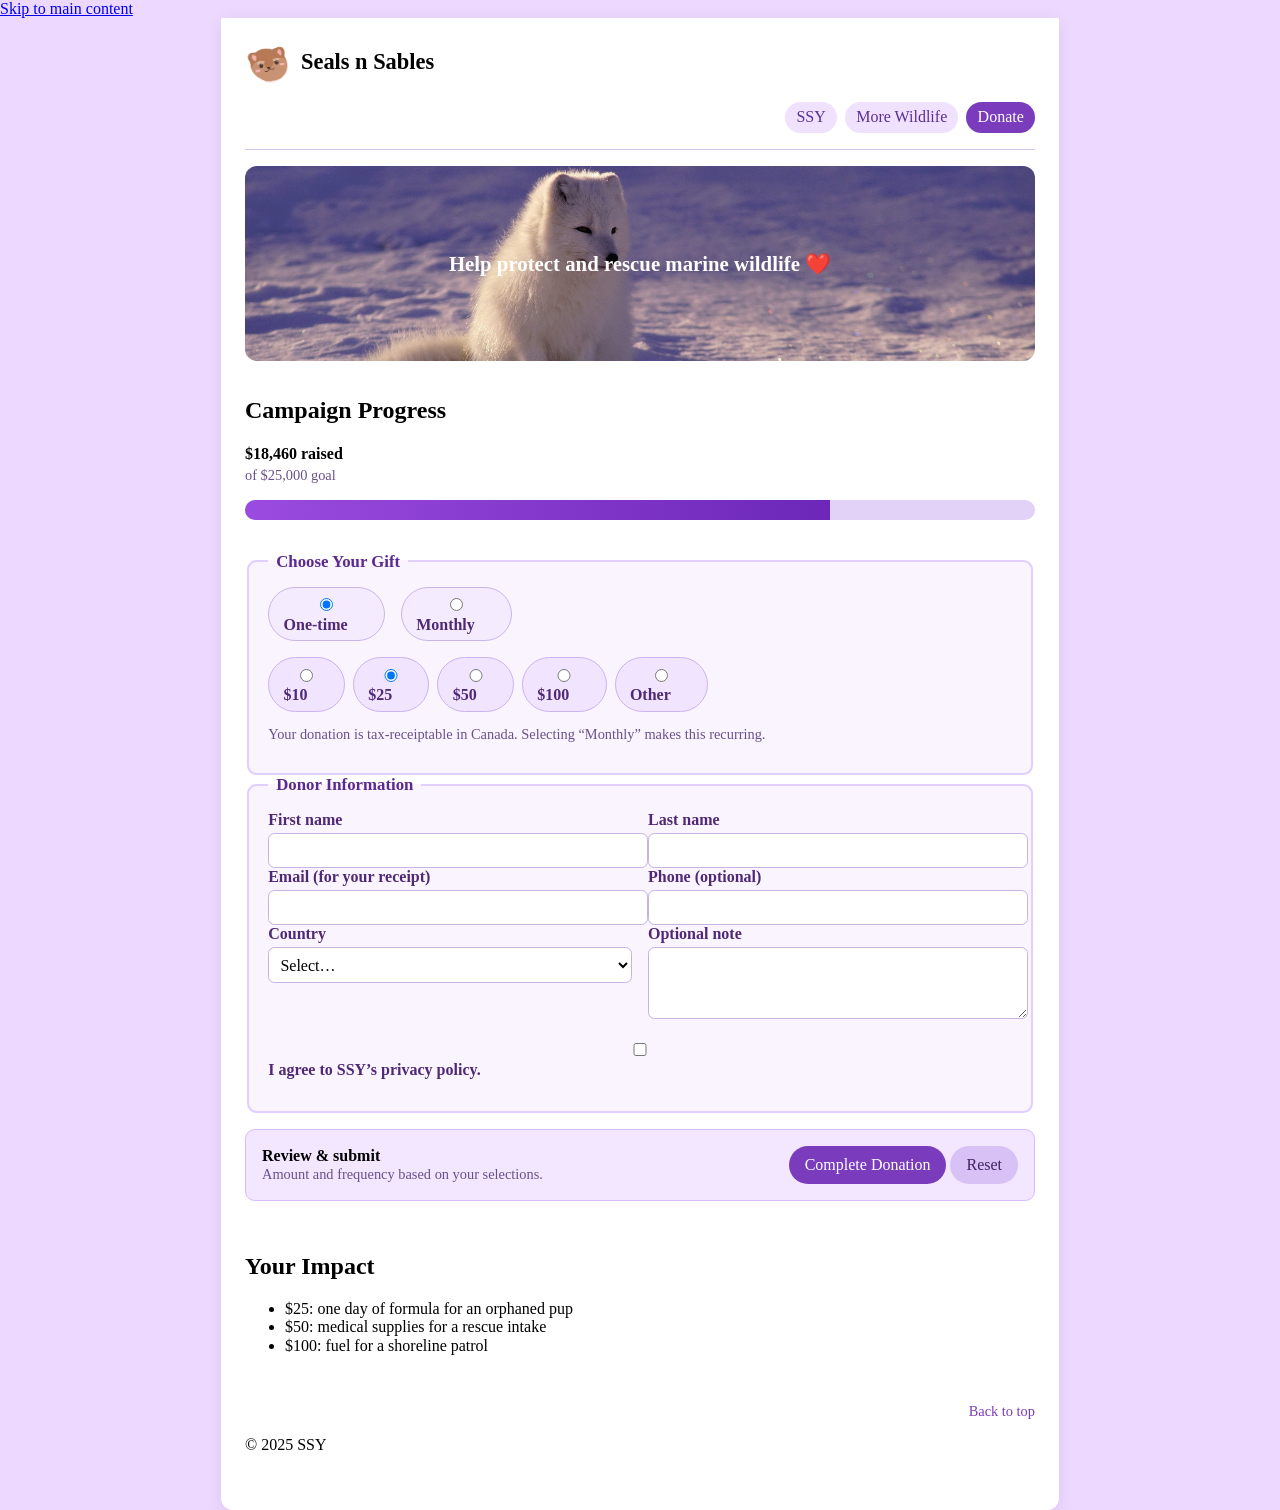
<file: Assignment 1 - Joaquin S & Christoper L/donate.html>
<!DOCTYPE html>
<html lang="en">
<head>
  <meta charset="UTF-8">
  <title>SSY – Donate</title>
  <meta name="description" content="Support SSY by donating to wildlife protection.">
  <meta name="author" content="Chris & Joaquin">

  <!-- Responsive layout -->
  <meta name="viewport" content="width=device-width, initial-scale=1.0">

  <link rel="stylesheet" href="normalize.css">

  <link rel="stylesheet" href="contactscss.css">
</head>

<body class="donate-theme">
  <!-- Skip link -->
  <a class="skip-link" href="#main">Skip to main content</a>

  <div class="page">
    <!-- Global header -->
    <header id="top" class="site-header">
      <div class="branding">
        <h1 class="site-title">
          <img src="images/sablelogo.png" alt="SSY logo" class="logo">
          Seals n Sables
        </h1>
      </div>
      <nav aria-label="Primary" class="primary-nav">
        <ul>
          <li><a href="index.html">SSY</a></li>
          <li><a href="environments.html">More Wildlife</a></li>
          <li><a href="donate.html" aria-current="page">Donate</a></li>
        </ul>
      </nav>
    </header>

    <!-- Hero -->
    <section class="hero donate-hero">
      <div class="hero-text">
        <h2><a href="#donate-form">Help protect and rescue marine wildlife ❤️</a></h2>
      </div>
    </section>

    <main id="main" class="wrap">
      <!-- Progress Section -->
      <section aria-labelledby="progress">
        <h2 id="progress">Campaign Progress</h2>

        <p class="goal-head">
          <strong>$18,460 raised</strong>
          <span class="note">of $25,000 goal</span>
        </p>

        <div class="progress" role="img" aria-label="74% of goal reached">
          <div class="bar"></div>
        </div>
      </section>

      <!-- Donation Form -->
      <form id="donate-form" method="post" action="https://example.com/process-donation">
        <fieldset>
          <legend>Choose Your Gift</legend>

          <div class="toggles" role="radiogroup" aria-label="Donation frequency">
            <label class="toggle">
              <input type="radio" name="frequency" value="once" checked>
              One-time
            </label>
            <label class="toggle">
              <input type="radio" name="frequency" value="monthly">
              Monthly
            </label>
          </div>

          <div class="amounts">
            <label class="chip">
              <input type="radio" name="amount" value="10">
              $10
            </label>

            <label class="chip">
              <input type="radio" name="amount" value="25" checked>
              $25
            </label>

            <label class="chip">
              <input type="radio" name="amount" value="50">
              $50
            </label>

            <label class="chip">
              <input type="radio" name="amount" value="100">
              $100
            </label>

            <label class="chip">
              <input type="radio" name="amount" value="other" id="otherradio">
              Other
            </label>

            <div class="other-wrap">
              <label for="otherAmount">Other amount (CAD)</label>
              <input type="number" id="otherAmount" name="other_amount" min="1" step="1">
            </div>
          </div>

          <p class="note">
            Your donation is tax-receiptable in Canada. Selecting “Monthly” makes this recurring.
          </p>
        </fieldset>

        <!-- Donor info -->
        <fieldset>
          <legend>Donor Information</legend>

          <div class="inline">
            <div>
              <label for="fname">First name</label>
              <input type="text" id="fname" name="first_name" required>
            </div>

            <div>
              <label for="lname">Last name</label>
              <input type="text" id="lname" name="last_name" required>
            </div>
          </div>

          <div class="inline">
            <div>
              <label for="email">Email (for your receipt)</label>
              <input type="email" id="email" name="email" required>
            </div>
            <div>
              <label for="phone">Phone (optional)</label>
              <input type="tel" id="phone" name="phone">
            </div>
          </div>

          <div class="inline">
            <div>
              <label for="country">Country</label>
              <select id="country" name="country" required>
                <option value="">Select…</option>
                <option value="CA">Canada</option>
                <option value="US">United States</option>
                <option value="OTHER">Other</option>
              </select>
            </div>

            <div>
              <label for="note">Optional note</label>
              <textarea id="note" name="note" rows="3"></textarea>
            </div>
          </div>

          <p>
            <label>
              <input type="checkbox" name="consent" required>
              I agree to SSY’s privacy policy.
            </label>
          </p>
        </fieldset>

        <!-- Summary -->
        <div class="summary">
          <div>
            <strong>Review & submit</strong>
            <div class="note">Amount and frequency based on your selections.</div>
          </div>

          <div>
            <button class="btn" type="submit">Complete Donation</button>
            <button class="btn secondary" type="reset">Reset</button>
          </div>
        </div>
      </form>

      <!-- Impact Section -->
      <section aria-labelledby="impact">
        <h2 id="impact">Your Impact</h2>
        <ul>
          <li>$25: one day of formula for an orphaned pup</li>
          <li>$50: medical supplies for a rescue intake</li>
          <li>$100: fuel for a shoreline patrol</li>
        </ul>
      </section>
    </main>

    <a href="#top" class="back-to-top">Back to top</a>

    <footer class="site-footer">
      <p>&copy; 2025 SSY</p>
    </footer>
  </div>
</body>
</html>
</file>
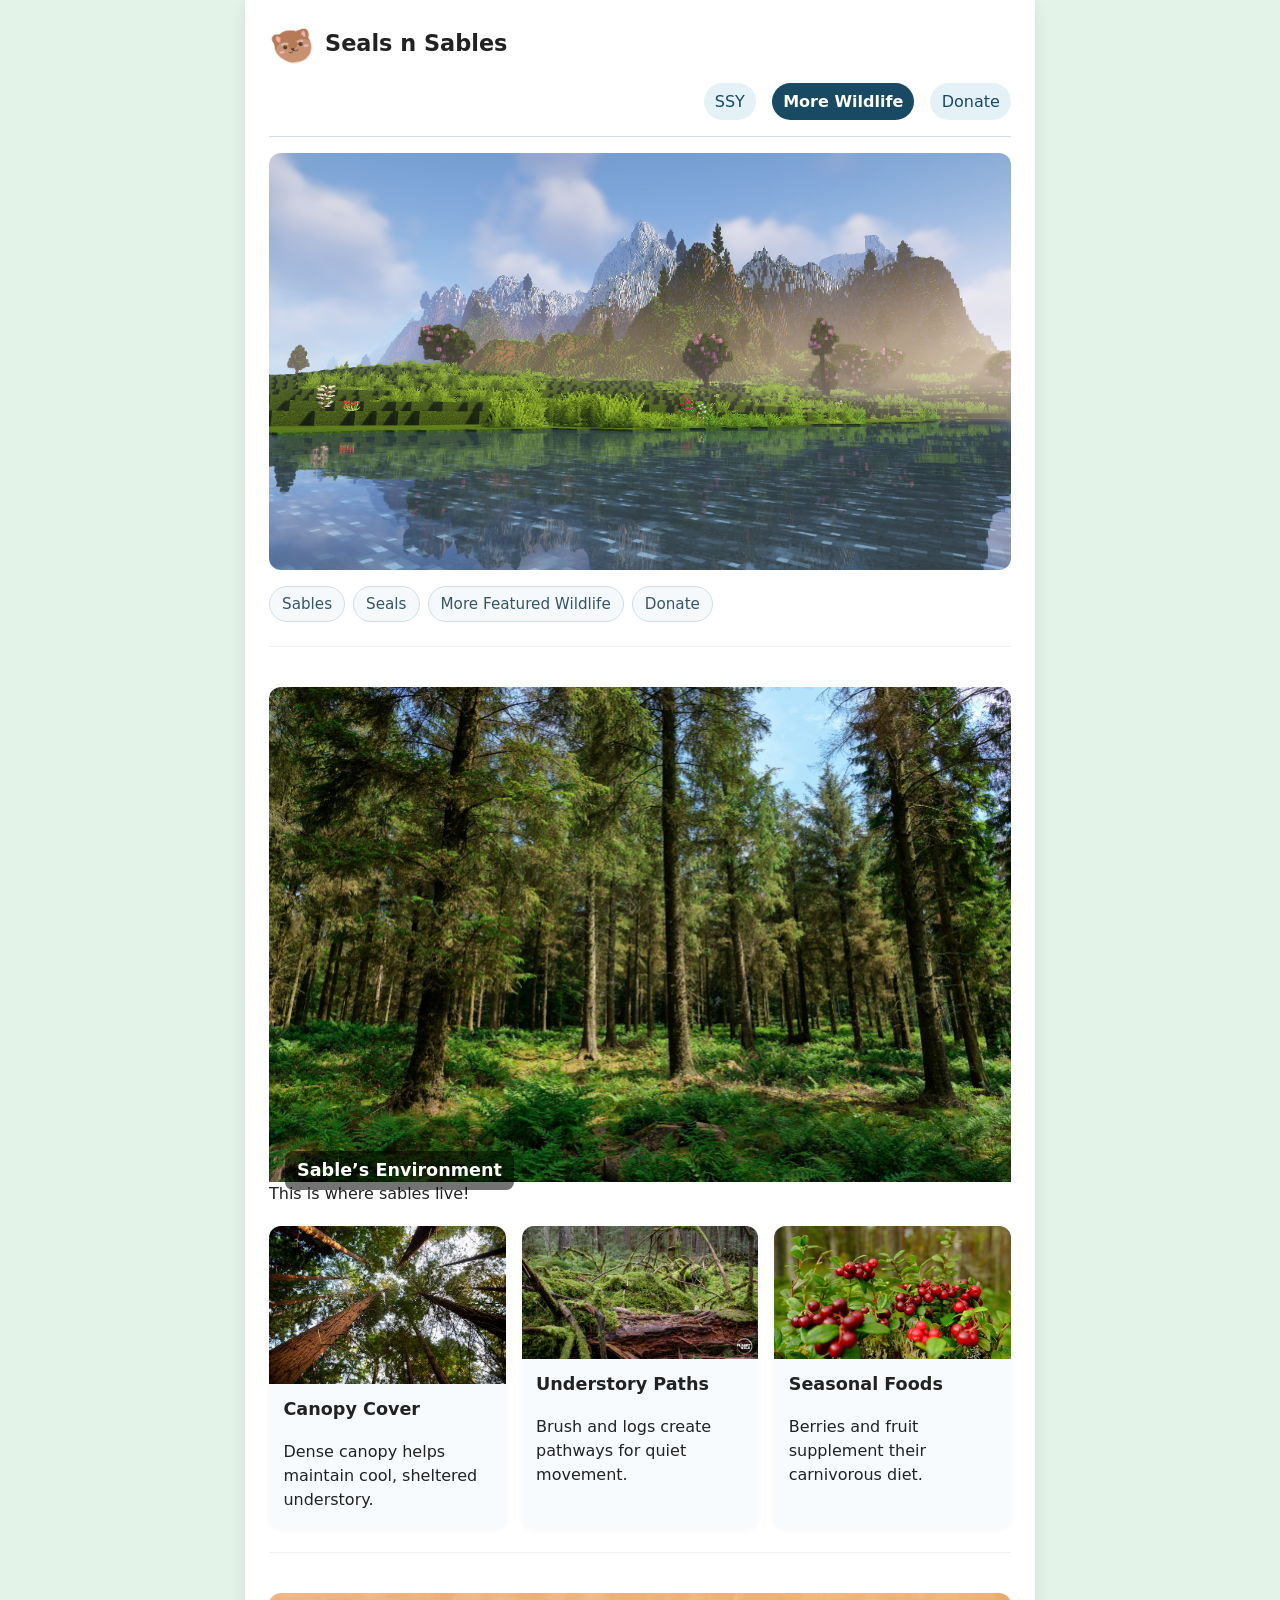
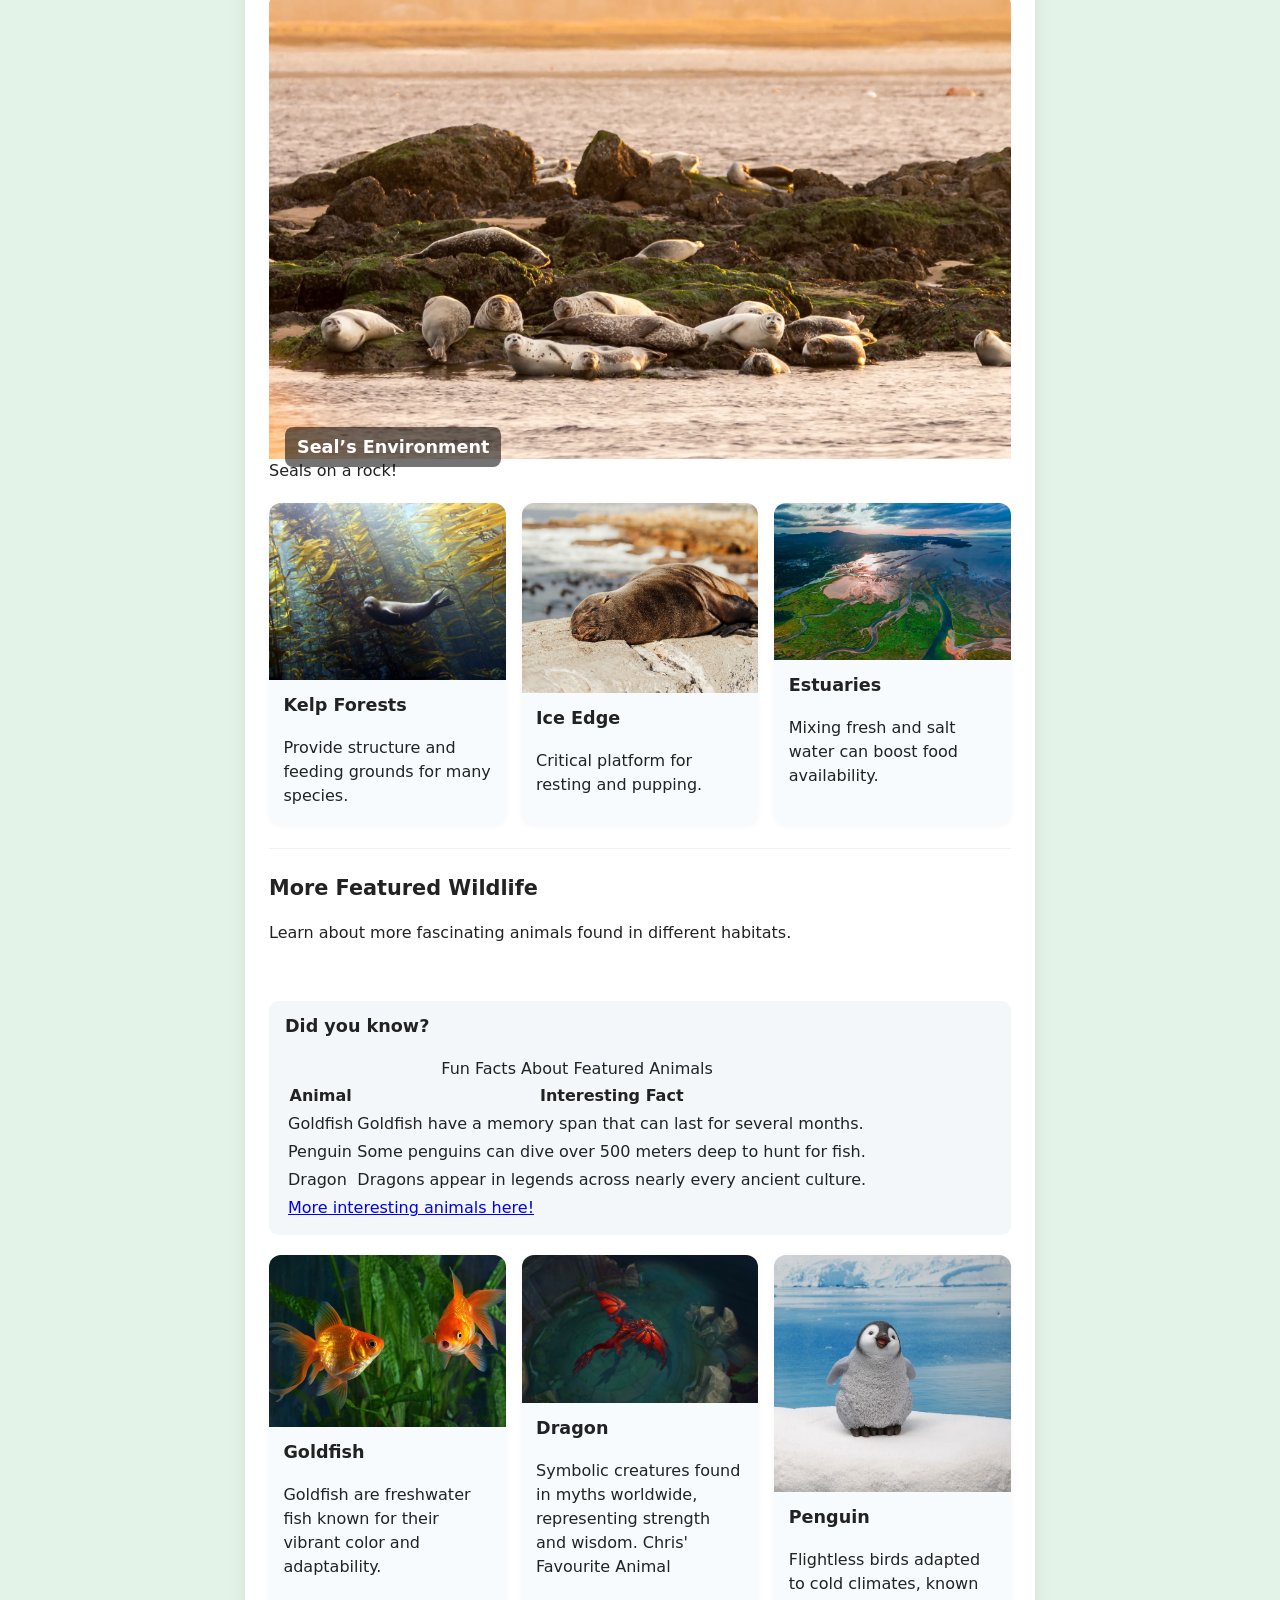
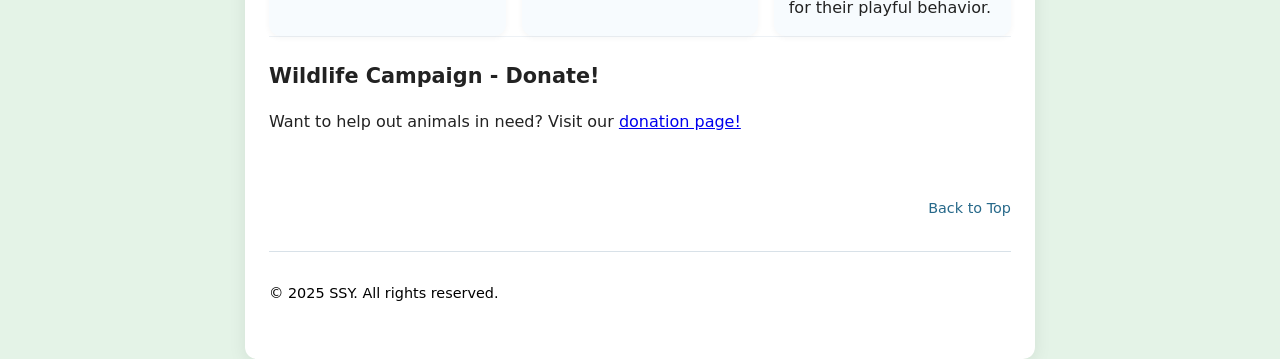
<file: Assignment 1 - Joaquin S & Christoper L/environments.html>
<!DOCTYPE html>
<html lang="en">
<head>
  <meta charset="utf-8">
  <title>SSY - More Wildlife</title>
  <meta name="description" content="Habitats and environments for sables and seals.">
  <meta name="author" content="Chris & Joaquin">

  <!-- Makes the page respond to device width -->
  <meta name="viewport" content="width=device-width, initial-scale=1.0">

  <!-- Required by assignment: normalize.css -->
  <link rel="stylesheet" href="normalize.css">

  <!-- Main site CSS (same as index.html) -->
  <link rel="stylesheet" href="style.css">
</head>

<body class="green-theme">
  <!-- Skip link for accessibility -->
  <a class="skip-link" href="#main">Skip to main content</a>

  <!-- Page wrapper (becomes 790px wide on large screens) -->
  <div class="page">
    <!-- top global navigation -->
    <header id="top" class="site-header">
      <div class="branding">
        <h1 class="site-title">
          <img src="images/sablelogo.png" alt="SSY logo" class="logo">
          Seals n Sables
        </h1>
      </div>
      <nav class="primary-nav" aria-label="Primary">
        <ul>
          <li><a href="index.html">SSY</a></li>
          <li><a href="environments.html" aria-current="page">More Wildlife</a></li>
          <li><a href="donate.html">Donate</a></li>
        </ul>
      </nav>
    </header>

    <!-- top banner -->
    <figure id="landscapemc" class="hero">
      <img src="images/landscape-hero.jpg" alt="Landscape">
    </figure>

    <!-- sub navigation -->
    <nav class="subnav" aria-label="On this page">
      <ul>
        <li><a href="#sable-env">Sables</a></li>
        <li><a href="#seal-env">Seals</a></li>
        <li><a href="#featured-wildlife">More Featured Wildlife</a></li>
        <li><a href="#donate">Donate</a></li>
      </ul>
    </nav>

    <main id="main">
      <!-- ==================== SABLE ENVIRONMENT ==================== -->
      <article id="sable-env" class="section">
        <figure class="full-width">
          <img src="images/sable-habitat.jpg" alt="Sable habitat in conifer forest">
          <div class="overlay-text">
            <h2>Sable’s Environment</h2>
          </div>
          <figcaption>This is where sables live!</figcaption>
        </figure>

        <div class="gallery">
          <article class="card">
            <figure>
              <img src="images/forest-canopy.jpg" alt="Conifer canopy">
            </figure>
            <div class="card-body">
              <h3>Canopy Cover</h3>
              <p>Dense canopy helps maintain cool, sheltered understory.</p>
            </div>
          </article>

          <article class="card">
            <figure>
              <img src="images/understory.jpg" alt="Forest understory">
            </figure>
            <div class="card-body">
              <h3>Understory Paths</h3>
              <p>Brush and logs create pathways for quiet movement.</p>
            </div>
          </article>

          <article class="card">
            <figure>
              <img src="images/seasonal-berries.jpg" alt="Seasonal berries">
            </figure>
            <div class="card-body">
              <h3>Seasonal Foods</h3>
              <p>Berries and fruit supplement their carnivorous diet.</p>
            </div>
          </article>
        </div>
      </article>

      <!-- ==================== SEAL ENVIRONMENT ==================== -->
      <article id="seal-env" class="section">
        <figure class="full-width">
          <img src="images/seal-enviornment.jpg" alt="Seal haul-out on coastal rocks">
          <div class="overlay-text">
            <h2>Seal’s Environment</h2>
          </div>
          <figcaption>Seals on a rock!</figcaption>
        </figure>

        <div class="gallery">
          <article class="card">
            <figure>
              <img src="images/kelp-forest.jpg" alt="Kelp forest">
            </figure>
            <div class="card-body">
              <h3>Kelp Forests</h3>
              <p>Provide structure and feeding grounds for many species.</p>
            </div>
          </article>

          <article class="card">
            <figure>
              <img src="images/seasiderocks.jpg" alt="Seaside rocks">
            </figure>
            <div class="card-body">
              <h3>Ice Edge</h3>
              <p>Critical platform for resting and pupping.</p>
            </div>
          </article>

          <article class="card">
            <figure>
              <img src="images/estuary.jpg" alt="Estuary channel">
            </figure>
            <div class="card-body">
              <h3>Estuaries</h3>
              <p>Mixing fresh and salt water can boost food availability.</p>
            </div>
          </article>
        </div>
      </article>

      <!-- ==================== MORE FEATURED WILDLIFE ==================== -->
      <section id="featured-wildlife" class="section">
        <h2>More Featured Wildlife</h2>
        <p>Learn about more fascinating animals found in different habitats.</p>
      </section>

      <!-- Did you know box for featured animals -->
      <section class="fun-facts" aria-labelledby="fun-facts-caption">
        <h3 id="fun-facts-caption">Did you know?</h3>
        <table>
          <caption>Fun Facts About Featured Animals</caption>
          <thead>
            <tr>
              <th scope="col">Animal</th>
              <th scope="col">Interesting Fact</th>
            </tr>
          </thead>
          <tbody>
            <tr>
              <td>Goldfish</td>
              <td>Goldfish have a memory span that can last for several months.</td>
            </tr>
            <tr>
              <td>Penguin</td>
              <td>Some penguins can dive over 500 meters deep to hunt for fish.</td>
            </tr>
            <tr>
              <td>Dragon</td>
              <td>Dragons appear in legends across nearly every ancient culture.</td>
            </tr>
            <tr>
              <td colspan="2">
                <a href="https://www.worldwildlife.org/species/">More interesting animals here!</a>
              </td>
            </tr>
          </tbody>
        </table>
      </section>

      <div class="gallery">
        <article class="card">
          <figure>
            <img src="images/goldfishs.jpg" alt="Goldfish swimming">
          </figure>
          <div class="card-body">
            <h3>Goldfish</h3>
            <p>Goldfish are freshwater fish known for their vibrant color and adaptability.</p>
          </div>
        </article>

        <article class="card">
          <figure>
            <img src="images/dragon.jpg" alt="Illustration of a dragon">
          </figure>
          <div class="card-body">
            <h3>Dragon</h3>
            <p>Symbolic creatures found in myths worldwide, representing strength and wisdom. Chris' Favourite Animal</p>
          </div>
        </article>

        <article class="card">
          <figure>
            <img src="images/penguin.jpg" alt="Penguin on ice">
          </figure>
          <div class="card-body">
            <h3>Penguin</h3>
            <p>Flightless birds adapted to cold climates, known for their playful behavior.</p>
          </div>
        </article>
      </div>

      <!-- CONNECT / DONATE -->
      <section id="donate" class="section">
        <h2>Wildlife Campaign - Donate!</h2>
        <p>Want to help out animals in need? Visit our <a href="donate.html">donation page!</a></p>
      </section>
    </main>

    <a href="#top" class="back-to-top">Back to Top</a>

    <footer class="site-footer">
      <p>&copy; 2025 SSY. <span class="muted">All rights reserved.</span></p>
    </footer>
  </div>
</body>
</html>
</file>
<file: style.css>
/* main top images */

body {
  margin: 0;
  padding: 0;
}

figure {
  margin: 0;
  padding: 0;
}

#sableandseal img {
  width: 100%;          
  height: 500px;        /* your chosen banner height */
  object-fit: cover;    /* crop so it fills the box */
  object-position: center;  /* keep the middle of the image visible */
  display: block;
}

/* --- Light blue background for entire site --- */
body {
  background-color: #e0f3ff; /* a soft, almost white blue */
  color: #111;               /* keeps text readable */
  margin: 0;
  font-family: Arial, Helvetica, sans-serif;
}

#landscapemc img {
  width: 100%;          
  height: 760px;        /* your chosen banner height */
  object-fit: cover;    /* crop so it fills the box */
  object-position: center;  /* keep the middle of the image visible */
  display: block;
}

/* --- Header & Global Navigation --- */
header {
  padding: 10px 16px;
}

/* Title */
header h1 {
  display: inline-block;   /* sit on same line as nav */
  margin: 0;
  vertical-align: middle;
}

/* Navigation block */
header nav {
  display: inline-block;   /* sit beside the title */
  vertical-align: middle;
  margin-left: 24px;       /* space between title and menu */
}

/* Navigation list */
header nav ul {
  list-style-type: none;   /* remove bullets */
  margin: 0;
  padding: 0;
}

header nav li {
  display: inline;         /* make items horizontal */
  margin: 0 12px;          /* spacing between items */
}

header nav a {
  text-decoration: none;   /* remove underline */
  color: black;
  font-weight: bold;
}


.subnav {
  width: 100%;
  background-color: #c3deef;
  padding: 16px 0;
  margin: 0;
}

.subnav ul {
  list-style-type: none;
  margin: 0;
  padding: 0;
  display: table;       /* make the UL behave like a table */
  width: 100%;          /* stretch full width */
  table-layout: fixed;  /* equal column widths */
  text-align: center;   /* center text inside each cell */
}

.subnav li {
  display: table-cell;
}

.subnav a {
  text-decoration: none;
  font-weight: bold;
  font-size: 20px;     
  color: black;
}

.subnav a:hover {
  color: darkblue;
}


header {
  display: flex;                 
  justify-content: space-between;
  align-items: center;           
  padding: 10px 16px;
}

/* Logo + title side-by-side */
header h1 {
  display: flex;                 
  align-items: center;
  margin: 0;
}

header h1 .logo {
  height: 80px;                  
  width: auto;
  margin-right: 10px;            
}

/* Top nav: horizontal links */
header nav ul {
  margin: 0;
  padding: 0;
}

header nav li {
  display: inline;
  margin: 0 12px;
}

header nav a {
  color: black;
  font-weight: bold;
}

/* ====== Base reset (lightweight) ====== */
/* min-height: 70vh; creates scrollable distance on each anchor */

/* --- image + figure styling for floated images --- */
.float-right {
  float: right;
  width: auto;        
  margin: 0 0 1rem 1rem;
  text-align: center;  
}

.float-right img {
  width: auto;         
  height: 250px;
  border-radius: 8px;  
  display: block;
}

.float-right figcaption {
  font-size: 0.875rem;
  color: #555;
  margin-top: 0.25rem;
}

/* ====== Simple gallery cards (no grid/flex) ====== */
/* use inline-block “cards”; 3 per row on large screens */
.gallery { margin: 0.5rem -0.5rem; }
.gallery .card {
display: inline-block;
vertical-align: top;
width: 32%;
margin: 0.5rem;
border: 1px solid #e6e6e6;
background: #fff;
box-sizing: border-box;
}
.gallery .card figure { margin: 0; }
.gallery .card img { width: 100%; height: 250px; object-fit: cover; display:block; }
.gallery .card .card-body { padding: 0.5rem 0.75rem; }
.gallery .card h3 { margin: 0.5rem 0; font-size: 1.1rem; }

.gallery .card img[alt="Sable tracks in snow"] {
  object-position: 10% 70%;
}

/* ====== Fun facts list ====== */
.fun-facts {
background: #f9fbff;
border: 1px solid #dbe9ff;
padding: 0.75rem 1rem;
margin: 0.5rem 0 1rem;
}
.fun-facts h3 { margin: 0 0 0.5rem; font-size: 1.1rem; }
.fun-facts ul { margin-left: 1.25rem; }

/* --- Sable text + image side-by-side, centered vertically --- */
.sable-section {
  text-align: center;        
  margin: 2rem auto;
  white-space: nowrap;       
}

.sable-text,
.sable-image {
  display: inline-block;     
  vertical-align: middle;    
  white-space: normal;       
}

.sable-text {
  width: 45%;
  text-align: center;        
  margin-right: 2%;
}

.sable-text h2 {
  margin-bottom: 1rem;
}

.sable-text p {
  margin: 0 auto;
  line-height: 1.5;
}

.sable-image {
  width: 45%;
}

.sable-image img {
  width: 100%;
  height: 250px;
  object-fit: cover;
  border-radius: 8px;
  display: block;
}

.sable-text h2 {
  font-size: 2rem;           /* bigger heading */
  font-weight: bold;         /* makes it stand out */
  margin-bottom: 1rem;
}

/* make the scientific name italic and slightly smaller but still visible */
.sable-text h2 em {
  font-style: italic;
  font-size: 1.5rem;         /* smaller than main word */
  color: #333;               /* slightly softer color */
}
 
.sable-text p {
  text-align: center;
  font-size: 1.1rem;
  line-height: 1.6;
  color: #222;
}

/* --- Seal section (image left, text right) --- */
.seal-section {
  text-align: center;
  margin: 2rem auto;
  white-space: nowrap;
}

.seal-image,
.seal-text {
  display: inline-block;
  vertical-align: middle;
  white-space: normal;
}

.seal-image {
  width: 45%;
  margin-right: 2%;        
  float: none;
}

.seal-image img {
  width: 100%;
  height: 250px;
  object-fit: cover;
  border-radius: 8px;
  display: block;
}

.seal-text {
  width: 45%;
  text-align: center;
}

.seal-text h2 {
  font-size: 2rem;
  font-weight: bold;
  margin-bottom: 1rem;
}

.seal-text h2 em {
  font-style: italic;
  font-size: 1.5rem;
  color: #333;
}

.seal-text p {
  font-size: 1.0rem;
  line-height: 1.6;
  color: #222;
}

/* stack for small screens */
@media (max-width: 768px) {
  .seal-image,
  .seal-text {
    display: block;
    width: 100%;
    margin: 0 auto 1rem;
  }
  .seal-section { white-space: normal; }
}

/* --- Conservation Status section --- */
#conservation-status {
  text-align: center;        /* centers both heading and text */
  margin: 3rem auto;         /* gives breathing space around it */
  width: 80%;                /* keeps it from stretching edge-to-edge */
}

#conservation-status h2 {
  font-size: 2.0rem;         
  font-weight: bold;
  margin-bottom: 1rem;       /* space between title and paragraph */
  color: black;              
  text-transform: uppercase; 
  letter-spacing: 1px;
}

#conservation-status p {
  font-size: 1.1rem;
  line-height: 1.6;
  color: #222;
  margin: 0 auto;
  max-width: 700px;          /* keeps text nicely centered */
}


/* --- simple back to top button --- */
.back-to-top {
  position: fixed;
  bottom: 15px;
  right: 15px;
  background-color: #1F4964;
  color: white;
  padding: 8px 14px;
  border-radius: 5px;
  text-decoration: none;
  font-size: 14px;
}

.back-to-top:hover {
  background-color: #0066cc; /* slightly lighter on hover */
}


/* ====== Footer ====== */
footer {
background: #fff;
border-top: 1px solid #e6e6e6;
margin-top: 1rem;
padding: 1rem 16px;
text-align: center;
color: #555;
}

/* --- Fun Facts styling upgrade --- */
.fun-facts {
  background: #c3deef;
  border: 1px solid #dbe9ff;
  padding: 1.25rem 1rem;
  margin: 1rem auto;
  text-align: center;
  border-radius: 8px;
}

.fun-facts h3 {
  font-size: 2rem;  
  font-weight: 900;
  text-transform: uppercase;
  letter-spacing: 2px;
  color: black;
  margin-bottom: 1.25rem;
  text-align: center;
  text-shadow: 1px 1px 3px rgba(0, 0, 0, 0.15);
}


.fun-facts ul {
  list-style-type: none;       /* remove bullets */
  padding: 0;
  margin: 0;
}

.fun-facts li {
  display: inline-block;       /* side-by-side horizontally */
  width: 30%;                  /* each takes about 1/3 of the width */
  margin: 0 1%;                /* small spacing between them */
  font-size: 1rem;
  color: #222;
  vertical-align: top;
  text-align: center;
  line-height: 1.4;
}

/* Make sure they stack vertically on smaller screens */
@media (max-width: 768px) {
  .fun-facts li {
    display: block;
    width: 100%;
    text-align: center;
    margin-bottom: 0.75rem;
  }
}

/* ====== Full-width image with overlay text ====== */
.full-width {
  position: relative;         /* lets us place text on top of the image */
  margin: 0;
}

.full-width img {
  width: 100%;                /* make the image stretch across the screen */
  height: 500px;              /* same height as your main banner */
  object-fit: cover;          /* keeps image proportionate while filling */
  object-position: center;    /* centers the image area */
  display: block;
}

/* overlay text that appears on top of the image */
.overlay-text {
  position: absolute;
  top: 50%;                   /* centers vertically */
  right: 5%;                  /* positions it on the right side */
  transform: translateY(-50%);/* perfect vertical centering */
  background-color: rgba(255, 255, 255, 0.6); /* light see-through box */
  padding: 12px 16px;
  border-radius: 8px;
  text-align: right;          /* keeps heading text aligned right */
}

.overlay-text h2 {
  margin: 0;
  font-size: 1.5rem;
  color: #000;
  font-weight: bold;
}

/* ====== More Featured Wildlife Section ====== */
#featured-wildlife {
  text-align: center;        /* centers heading and paragraph */
  margin: 3rem auto;         /* adds spacing above and below */
  width: 80%;                /* prevents stretching too wide */
}

#featured-wildlife h2 {
  font-size: 2rem;           /* large clear title */
  font-weight: bold;
  margin-bottom: 0.5rem;
  color: black;
  text-transform: uppercase;
  letter-spacing: 1px;
}

#featured-wildlife p {
  font-size: 1.1rem;
  line-height: 1.5;
  color: #222;
  margin-bottom: 2rem;       /* space before the boxes */
}

/* centers the 3 gallery cards underneath */
.gallery {
  text-align: center;
}

.gallery .card {
  display: inline-block;     /* sit side-by-side */
  vertical-align: top;
  width: 30%;                /* 3 per row */
  margin: 0 1%;
  border: 1px solid #e6e6e6;
  background: #fff;
  box-sizing: border-box;
}

.gallery .card img {
  width: 100%;
  height: 250px;
  object-fit: cover;
  display: block;
}

.gallery .card .card-body {
  padding: 0.5rem 0.75rem;
}

.gallery .card h3 {
  margin: 0.5rem 0;
  font-size: 1.2rem;
  font-weight: bold;
}

/* ====== Green Theme (for environments page) ====== */
.green-theme {
  background-color: #e6f7e6; /* soft pastel green */
  color: #111;
}

/* adjust subnav for green theme */
.green-theme .subnav {
  background-color: #c8eac8;  /* slightly darker soft green */
}

.green-theme .fun-facts {
  background: #d8f2d8;
  border: 1px solid #b9dfb9;
}

.green-theme header,
.green-theme footer {
  background-color: #ffffff;
  color: #333;
}

/* optional: hover accents for links in this theme */
.green-theme a:hover {
  color: #2f7a2f;
}

/* ====== Centered fun-facts table with theme color ====== */
.fun-facts table {
  margin: 0 auto;
  width: 80%;
  border-collapse: collapse;
}

.fun-facts caption {
  caption-side: top;
  font-weight: bold;
  margin-bottom: 0.5rem;
}

.fun-facts th,
.fun-facts td {
  padding: 0.6rem 1rem;
  text-align: left;
  border: 1px solid #ccc;
}

.fun-facts th {
  background-color: #c3deef;  /* same as subnav bar */
}

.green-theme .fun-facts th {
  background-color: #c8eac8;  /* match green theme subnav */
}

.fun-facts td {
  background-color: #ffffff;
}

/* Adjust padding and centering for cleaner layout */
.fun-facts {
  padding: 1rem 0.5rem;
  margin: 1.5rem auto;
  text-align: center;
  border-radius: 8px;
}


/* ====== Header background and text for green theme ====== */
.green-theme header {
  background-color: #cde8cd;   /* soft pastel green background */
  color: #000000;              /* black text */
  padding: 10px 16px;
}

.green-theme header h1 {
  color: #000000;              /* black for title text */
}

.green-theme header nav a {
  color: #000000;              /* black for links */
  font-weight: bold;
  text-decoration: none;
}

.green-theme header nav a:hover {
  color: #1a4b1a;              /* dark forest green on hover */
}

#sable .sable-text p:first-of-type::first-letter {
  font-size: 150%;
  font-weight: bold;
}

header nav a {
  text-decoration: none;
}


header nav a[href="index.html"] {
  text-decoration: underline;
}

.green-theme header nav a[href="index.html"] {
  text-decoration: none;
}

.green-theme header nav a[href="environments.html"] {
  text-decoration: underline;
}
</file>
<file: Assignment 1 - Joaquin S & Christoper L/style.css>
/* ========== Base ========== */

*,
*::before,
*::after {
  box-sizing: border-box;
}

html {
  scroll-behavior: smooth;
}

body {
  margin: 0;
  font-family: system-ui, -apple-system, BlinkMacSystemFont, "Segoe UI", sans-serif;
  line-height: 1.5;
  color: #222;
  background-color: #e5eef3; /* pale background for large-screen side space */
}

img {
  max-width: 100%;
  height: auto;
  display: block;
}

/* ========== Layout Shell ========== */

.page {
  min-height: 100vh;
  background-color: #ffffff;
  display: flex;
  flex-direction: column;
  padding: 0 1rem 2rem;
}

/* ========== Skip Link ========== */

.skip-link {
  position: absolute;
  left: -999px;
  top: 0;
  padding: 0.5rem 1rem;
  background: #000;
  color: #fff;
  z-index: 1000;
}

.skip-link:focus {
  left: 0.5rem;
  top: 0.5rem;
}

/* ========== Header & Navigation ========== */

.site-header {
  padding: 1rem 0;
  border-bottom: 1px solid #d5dde3;
}

.branding {
  display: flex;
  align-items: center;
  gap: 0.75rem;
}

.site-title {
  display: flex;
  align-items: center;
  gap: 0.5rem;
  font-size: 1.4rem;
  margin: 0;
}

.logo {
  width: 48px;
  height: auto;
}

.primary-nav ul {
  list-style: none;
  padding: 0;
  margin: 0.75rem 0 0;
  display: flex;
  flex-direction: column;
  gap: 0.5rem;
}

.primary-nav a {
  text-decoration: none;
  padding: 0.4rem 0.7rem;
  border-radius: 999px;
  color: #184a63;
  background-color: #e4f2f7;
  display: inline-block;
}

.primary-nav a:hover,
.primary-nav a:focus {
  background-color: #cde4f1;
}

.primary-nav a[aria-current="page"] {
  font-weight: 600;
  background-color: #184a63;
  color: #fff;
}

/* ========== Hero & Subnav ========== */

.hero {
  margin: 1rem 0;
  border-radius: 0.75rem;
  overflow: hidden;
}

.subnav {
  margin-bottom: 1.5rem;
}

.subnav ul {
  list-style: none;
  padding: 0;
  margin: 0;
  display: flex;
  flex-direction: column;
  gap: 0.4rem;
}

.subnav a {
  text-decoration: none;
  padding: 0.35rem 0.75rem;
  border-radius: 999px;
  border: 1px solid #d0dde5;
  color: #365568;
  background-color: #f5f9fc;
  display: inline-block;
  font-size: 0.95rem;
}

.subnav a:hover,
.subnav a:focus {
  background-color: #e4f0f8;
}

/* ========== Sections & Typography ========== */

.section {
  padding: 1.5rem 0;
  border-top: 1px solid #edf1f5;
}

.section-title {
  margin-top: 0;
  margin-bottom: 1rem;
  font-size: 1.35rem;
}

h2 {
  margin-top: 0;
  font-size: 1.3rem;
}

h3 {
  margin-top: 0;
  font-size: 1.1rem;
}

/* Side-by-side layout for sable/seal sections */

.side-by-side {
  display: flex;
  flex-direction: column;
  gap: 1rem;
}

/* ========== Cards & Galleries ========== */

.gallery {
  margin-top: 1.25rem;
  display: grid;
  grid-template-columns: 1fr; /* 1 column on small screens */
  gap: 1rem;
}

.card {
  background-color: #f7fbfe;
  border-radius: 0.75rem;
  overflow: hidden;
  box-shadow: 0 2px 6px rgba(0, 0, 0, 0.04);
  display: flex;
  flex-direction: column;
}

.card figure {
  margin: 0;
}

.card-body {
  padding: 0.75rem 0.9rem 1rem;
}

.card-body p {
  margin: 0.3rem 0 0;
}

/* Featured 4-card grid section */

.feature-grid .grid {
  display: grid;
  grid-template-columns: 1fr; /* 1 column on small screens */
  gap: 1rem;
}

/* ========== Fun facts ========== */

.fun-facts {
  margin-top: 1rem;
  background-color: #f3f7fa;
  padding: 0.75rem 1rem;
  border-radius: 0.6rem;
}

.fun-facts ul {
  margin: 0.5rem 0 0;
  padding-left: 1.1rem;
}

/* ========== Footer & Back to Top ========== */

.back-to-top {
  margin-top: 1.5rem;
  align-self: flex-end;
  text-decoration: none;
  font-size: 0.9rem;
  color: #27698a;
}

.back-to-top:hover,
.back-to-top:focus {
  text-decoration: underline;
}

.site-footer {
  margin-top: 2rem;
  padding-top: 1rem;
  border-top: 1px solid #d8e1e8;
  font-size: 0.9rem;
  color: #000000;
}

.muted {
  color: c;
}

/* ========== Environments page extras ========== */

/* Full-width figure that keeps aspect ratio nicely */
.full-width {
  margin: 1rem 0;
  border-radius: 0.75rem;
  overflow: hidden;
  position: relative;
}

/* Overlay heading on top of the image */
.overlay-text {
  position: absolute;
  left: 1rem;
  bottom: 1rem;
  background: rgba(0, 0, 0, 0.55);
  color: #fff;
  padding: 0.4rem 0.75rem;
  border-radius: 0.5rem;
}

.overlay-text h2 {
  margin: 0;
  font-size: 1.1rem;
}

/* Slightly different feel for environments page */
body.green-theme {
  background-color: #e4f3e7;
}

body.green-theme .page {
  background-color: #ffffff;
}

/* ========== MEDIA QUERIES ========== */

/* --- Medium devices: ≥ 590px --- */
/* 2×2 grid for feature cards, horizontal nav, 2-column galleries */

@media (min-width: 590px) {
  .primary-nav ul {
    flex-direction: row;
    flex-wrap: wrap;
    justify-content: flex-end;
  }

  .primary-nav li {
    margin-left: 0.5rem;
  }

  .subnav ul {
    flex-direction: row;
    flex-wrap: wrap;
    gap: 0.5rem;
  }

  .feature-grid .grid {
    grid-template-columns: repeat(2, minmax(0, 1fr)); /* 2×2 middle grid */
  }

  .gallery {
    grid-template-columns: repeat(2, minmax(0, 1fr));
  }

  .side-by-side {
    flex-direction: row;
    align-items: center;
  }

  .side-by-side > * {
    flex: 1 1 0;
  }
}

/* --- Large devices: ≥ 790px --- */
/* Centered 790px layout and 3-column galleries */

@media (min-width: 790px) {
  body {
    background-color: #e0ebf3; /* side background color */
  }

  .page {
    max-width: 790px;
    margin: 0 auto;
    padding: 0 1.5rem 2.5rem;
    border-radius: 0 0 0.75rem 0.75rem;
  box-shadow: 0 4px 18px rgba(0, 0, 0, 0.08);
  }

  .gallery {
    grid-template-columns: repeat(3, minmax(0, 1fr));
  }
}
</file>
<file: contactscss.css>
/* ====== Pastel Lavender Theme ====== */
:root {
  --main-purple: #b79df2;
  --light-purple: #e9ddff;
  --white: #ffffff;
  --text-dark: #4b4453;
  --text-light: #7c7291;
  --border: #d7c8f3;
}

body {
  margin: 0;
  font-family: "Poppins", sans-serif;
  color: var(--text-dark);
  background-color: var(--light-purple);
}

.hero {
  background-image: url("images/fox.jpg");
  background-size: cover;       /* Makes it fill the space */
  background-position: center;  /* Keeps the subject centered */
  background-repeat: no-repeat;
  height: 350px;                /* Adjust height as needed */
  display: flex;
  align-items: center;
  justify-content: center;
  position: relative;
  color: white;
  text-align: center;
  border-radius: 0 0 20px 20px;
  box-shadow: 0 5px 20px rgba(0,0,0,0.2);
}

/* Add a soft purple overlay for readability */
.hero::before {
  content: "";
  position: absolute;
  inset: 0;
  background: linear-gradient(
    rgba(183, 157, 242, 0.45),
    rgba(183, 157, 242, 0.45)
  );
  border-radius: 0 0 10px 10px;
}

/* Style the text inside */
.hero-text {
  position: relative; /* keeps it above the overlay */
  z-index: 1;
  padding: 1rem 1rem;
}

.hero-text h2 {
  font-size: 2rem;
  color: white;
  text-shadow: 1px 1px 4px rgba(0, 0, 0, 0.4);
  text-decoration: none;
}

/* Header */
header {
  background-color: var(--white);
  padding: 1rem 2rem;
  display: flex;
  justify-content: space-between;
  align-items: center;
  box-shadow: 0 2px 5px rgba(0,0,0,0.05);
}
header h1 {
  display: flex;
  align-items: center;
  font-size: 1.4rem;
  gap: 0.5rem;
  color: var(--main-purple);
}
.logo {
  width: 45px;
  height: auto;
}
nav ul {
  list-style: none;
  display: flex;
  gap: 1rem;
  margin: 0;
  padding: 0;
}
nav a {
  text-decoration: none;
  color: var(--text-dark);
  font-weight: 600;
  transition: color 0.2s ease;
}
nav a:hover {
  color: var(--main-purple);
}

/* Hero Section */
figure {
  margin: 0;
  position: relative;
}
figure img {
  width: 100%;
  height: 300px;
  object-fit: cover;
  filter: brightness(90%);
}
figcaption {
  position: absolute;
  bottom: 20px;
  left: 40px;
  color: var(--white);
  font-size: 1.5rem;
  font-weight: 600;
  text-shadow: 1px 1px 4px rgba(0,0,0,0.4);
}

/* Main Donation Card */
main {
  max-width: 800px;
  margin: 2rem auto;
  background: var(--white);
  border-radius: 20px;
  padding: 2rem;
  box-shadow: 0 8px 20px rgba(183,157,242,0.3);
}
h2 {
  text-align: center;
  color: var(--main-purple);
}

/* Fieldsets */
fieldset {
  border: 2px solid var(--border);
  border-radius: 15px;
  padding: 1.5rem;
  margin-bottom: 1.5rem;
}
legend {
  color: var(--main-purple);
  font-weight: bold;
  font-size: 1.1rem;
  padding: 0 0.5rem;
}

/* Inputs */
label {
  display: block;
  margin-bottom: 0.4rem;
  font-weight: 500;
}
input, select, textarea {
  width: 100%;
  padding: 0.7rem;
  border-radius: 10px;
  border: 1.5px solid var(--border);
  font-family: inherit;
  font-size: 1rem;
  margin-bottom: 1rem;
}
input:focus, select:focus, textarea:focus {
  outline: none;
  border-color: var(--main-purple);
  box-shadow: 0 0 0 3px var(--light-purple);
}

/* Amount buttons */
.amount-options {
  display: flex;
  flex-wrap: wrap;
  gap: 1rem;
}
.amount-options label {
  flex: 1 1 120px;
  background-color: var(--light-purple);
  color: var(--text-dark);
  text-align: center;
  padding: 0.8rem;
  border-radius: 10px;
  cursor: pointer;
  border: 2px solid transparent;
  transition: all 0.2s ease;
}
.amount-options input[type="radio"] {
  display: none;
}
.amount-options input[type="radio"]:checked + label {
  background-color: var(--main-purple);
  color: var(--white);
  border-color: var(--main-purple);
}

/* Buttons */
button, input[type="submit"], input[type="reset"] {
  background-color: var(--main-purple);
  color: var(--white);
  border: none;
  border-radius: 12px;
  padding: 0.9rem 1.4rem;
  font-size: 1rem;
  cursor: pointer;
  font-weight: 600;
  transition: background-color 0.2s ease;
}
button:hover, input[type="submit"]:hover {
  background-color: #a785e4;
}
input[type="reset"] {
  background-color: var(--light-purple);
  color: var(--text-dark);
}

/* Progress bar */
.progress {
  background-color: var(--light-purple);
  border-radius: 999px;
  height: 15px;
  margin: 1rem 0;
  overflow: hidden;
}
.bar {
  height: 100%;
  background-color: var(--main-purple);
  width: 70%; /* adjust progress percentage */
  border-radius: 999px;
}


header nav a {
  text-decoration: none;
}

header nav a[href="donate.html"] {
  text-decoration: underline;
}


/* Footer */
footer {
  text-align: center;
  padding: 1rem;
  background-color: var(--white);
  color: var(--text-light);
  font-size: 0.9rem;
  border-top: 2px solid var(--border);
}
</file>
<file: Assignment 1 - Joaquin S & Christoper L/contactscss.css>
body.donate-theme {
  background-color: #f4e6ff; /* Light purple background */
}

/* Page wrapper matches other pages */
.page {
  min-height: 100vh;
  background: #ffffff;
  padding: 0 1rem 2rem;
  display: flex;
  flex-direction: column;
  border-radius: 0 0 0.75rem 0.75rem;
}

/* Header */

.site-header {
  padding: 1rem 0;
  border-bottom: 1px solid #d6c4e8; /* purple tint */
}

.branding {
  display: flex;
  align-items: center;
  gap: 0.75rem;
}

.site-title {
  margin: 0;
  font-size: 1.4rem;
  display: flex;
  gap: 0.5rem;
  align-items: center;
}

.logo {
  width: 48px;
}

/* Navigation */
.primary-nav ul {
  list-style: none;
  margin: 0.75rem 0 0;
  padding: 0;
  display: flex;
  flex-direction: column;
  gap: 0.5rem;
}

.primary-nav a {
  display: inline-block;
  text-decoration: none;
  padding: 0.4rem 0.7rem;
  background: #f0e1ff; /* pale purple */
  border-radius: 999px;
  color: #5a2f96;
}

.primary-nav a:hover,
.primary-nav a:focus {
  background: #e7ceff;
}

.primary-nav a[aria-current="page"] {
  background: #7a3cbc;  /* strong purple */
  color: white;
}

/* Hero */

.donate-hero {
  background: url("images/fox.jpg") center/cover no-repeat;
  padding: 4rem 1rem;
  border-radius: 0.75rem;
  margin: 1rem 0;
  color: white;
  text-align: center;
}

.hero-text a {
  color: white;
  text-decoration: none;
  font-size: 1.3rem;
  font-weight: bold;
}

/* Form Layout */

.wrap {
  display: flex;
  flex-direction: column;
  gap: 2rem;
}

/* Fieldsets */
fieldset {
  border: 2px solid #e0cfff;
  padding: 1rem 1.2rem;
  border-radius: 0.6rem;
  background: #faf4ff; /* soft lavender */
}

legend {
  padding: 0 0.5rem;
  font-weight: bold;
  font-size: 1.05rem;
  color: #5b2a8c;
}

/* Inline grid */
.inline {
  display: flex;
  flex-direction: column;
  gap: 1rem;
}

.inline > div {
  flex: 1;
}

/* Inputs */
label {
  font-weight: 600;
  color: #4f2975;
}

input,
select,
textarea {
  width: 100%;
  padding: 0.45rem;
  border-radius: 0.4rem;
  border: 1px solid #c7b4e1;
  margin-top: 0.25rem;
  background: #ffffff;
}

input:focus,
select:focus,
textarea:focus {
  outline: 2px solid #8f4edb;
  outline-offset: 1px;
}

/* Toggle buttons (Frequency) */
.toggles {
  display: flex;
  gap: 1rem;
  margin-bottom: 1rem;
}

.toggle {
  padding: 0.4rem 0.9rem;
  border-radius: 999px;
  border: 1px solid #cab5e9;
  background: #f5ebff;
  cursor: pointer;
}

.toggle input {
  margin-right: 0.3rem;
}

/* Amount chips */
.amounts {
  display: flex;
  flex-wrap: wrap;
  gap: 0.5rem;
}

.chip {
  background: #f1e4ff;
  padding: 0.4rem 0.9rem;
  border-radius: 999px;
  border: 1px solid #cbb3f1;
  cursor: pointer;
}

.chip input {
  margin-right: 0.3rem;
}

/* Other Amount */
.other-wrap {
  width: 100%;
  display: none;
  flex-direction: column;
  gap: 0.25rem;
  margin-top: 0.5rem;
}

#otherradio:checked ~ .other-wrap {
  display: flex;
}

/* Notes */
.note {
  font-size: 0.9rem;
  color: #6a518b;
}

/* Progress Bar */

.goal-head {
  display: flex;
  flex-direction: column;
  gap: 0.25rem;
}

.progress {
  height: 20px;
  background: #e2d2f8;
  border-radius: 10px;
  overflow: hidden;
}

.bar {
  width: 74%; /* 18,460 / 25,000 */
  background: linear-gradient(90deg, #9b4bdf, #6c27b8);
  height: 100%;
}

/* Summary & Buttons */

.summary {
  display: flex;
  justify-content: space-between;
  align-items: center;
  background: #f3e6ff;
  padding: 1rem;
  border-radius: 0.6rem;
  margin-top: 1rem;
  border: 1px solid #d8baff;
}

.btn {
  background: #7a3cbc;
  color: white;
  padding: 0.6rem 1rem;
  border: none;
  border-radius: 999px;
  cursor: pointer;
}

.btn:hover,
.btn:focus {
  background: #682fa1;
}

.btn.secondary {
  background: #d7c1f5;
  color: #422364;
}

.btn.secondary:hover {
  background: #c8acf0;
}

#impact ul {
  padding-left: 1.3rem;
}

/* Back to top */
.back-to-top {
  margin-top: 2rem;
  text-align: right;
  text-decoration: none;
  font-size: 0.9rem;
  color: #7a3cbc;
}

/* ≥590px */
@media (min-width: 590px) {
  .primary-nav ul {
    flex-direction: row;
    justify-content: flex-end;
  }

  .inline {
    flex-direction: row;
  }

  .inline > div {
    flex: 1;
  }
}

/* ≥790px */
@media (min-width: 790px) {
  body.donate-theme {
    background-color: #edd8ff; /* Purple outer background */
  }

  .page {
    max-width: 790px;
    margin: 0 auto;
    padding: 0 1.5rem 2.5rem;
    box-shadow: 0 4px 18px rgba(0,0,0,0.08);
  }
}
</file>
